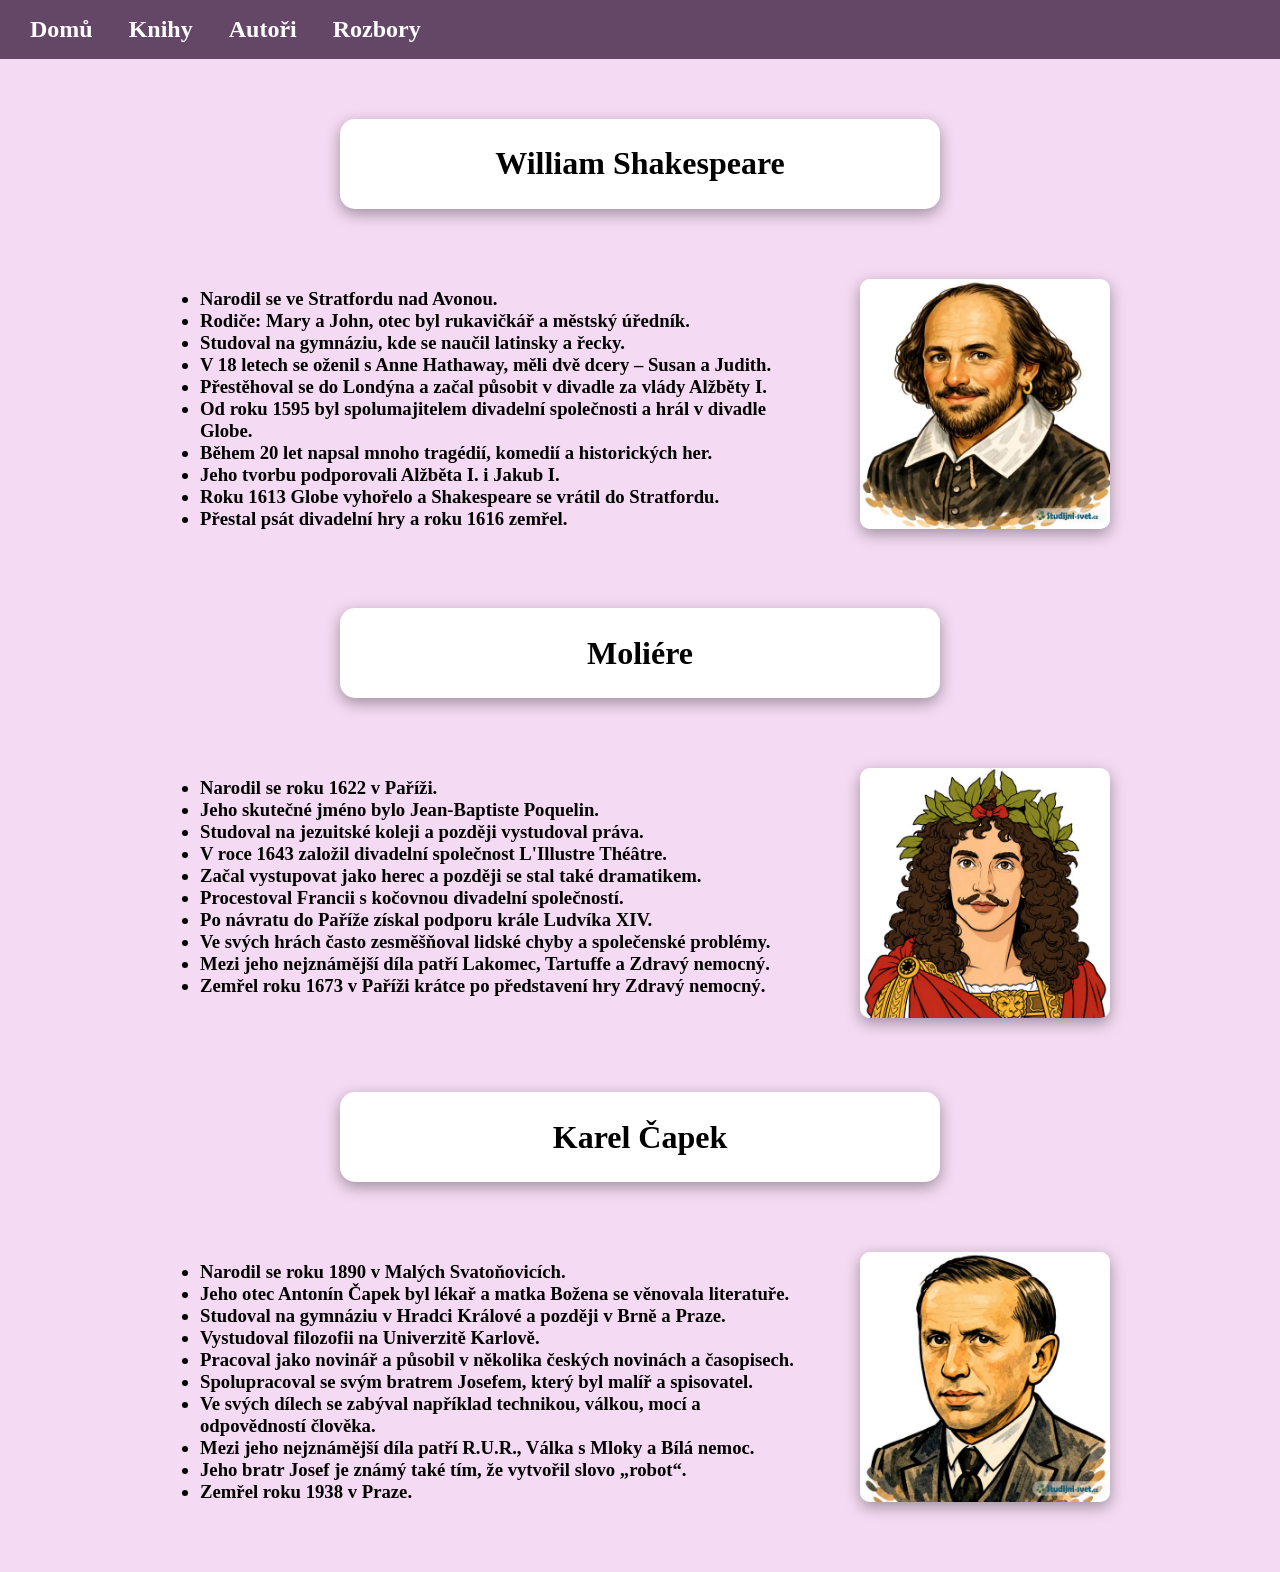
<file: autori.html>
<!DOCTYPE html>
<html lang="cs">
<head>
    <meta charset="UTF-8">
    <meta name="viewport" content="width=device-width, initial-scale=1">
    <title>Maturitni knihy</title>
    <link rel="stylesheet" href="style.css">  
    <link rel="stylesheet" href="menu.css">
    
</head>
<body>
    <header>  <nav id="navbar">
      <ul>
        <li><a href="index.html">Domů</a></li>
        <li><a href="knihy.html">Knihy</a></li>
        <li><a href="autori.html">Autoři</a></li>
        <li><a href="rozbory.html">Rozbory</a></li>
      </ul>
    </nav>
  </header>

<div class="container">
<h1>William Shakespeare</h1>
</div>

<div class="autor-info">

    <div class="autor-text">
        <h3>
            <ul>
                <li>Narodil se ve Stratfordu nad Avonou.</li>
                <li>Rodiče: Mary a John, otec byl rukavičkář a městský úředník.</li>
                <li>Studoval na gymnáziu, kde se naučil latinsky a řecky.</li>
                <li>V 18 letech se oženil s Anne Hathaway, měli dvě dcery – Susan a Judith.</li>
                <li>Přestěhoval se do Londýna a začal působit v divadle za vlády Alžběty I.</li>
                <li>Od roku 1595 byl spolumajitelem divadelní společnosti a hrál v divadle Globe.</li>
                <li>Během 20 let napsal mnoho tragédií, komedií a historických her.</li>
                <li>Jeho tvorbu podporovali Alžběta I. i Jakub I.</li>
                <li>Roku 1613 Globe vyhořelo a Shakespeare se vrátil do Stratfordu.</li>
                <li>Přestal psát divadelní hry a roku 1616 zemřel.</li>
            </ul>
        </h3>
    </div>

<div class="autor-fotka">
     <img src="obrazky.autori/shakespeare.jpg" alt="William Shakespeare">
</div>

</div>

<div class="container">
<h1>Moliére</h1>
</div>

<div class="autor-info">

    <div class="autor-text">
        <h3>
            <ul>
                <li>Narodil se roku 1622 v Paříži.</li>
                <li>Jeho skutečné jméno bylo Jean-Baptiste Poquelin.</li>
                <li>Studoval na jezuitské koleji a později vystudoval práva.</li>
                <li>V roce 1643 založil divadelní společnost L'Illustre Théâtre.</li>
                <li>Začal vystupovat jako herec a později se stal také dramatikem.</li>
                <li>Procestoval Francii s kočovnou divadelní společností.</li>
                <li>Po návratu do Paříže získal podporu krále Ludvíka XIV.</li>
                <li>Ve svých hrách často zesměšňoval lidské chyby a společenské problémy.</li>
                <li>Mezi jeho nejznámější díla patří Lakomec, Tartuffe a Zdravý nemocný.</li>
                <li>Zemřel roku 1673 v Paříži krátce po představení hry Zdravý nemocný.</li>
            </ul>
        </h3>
    </div>

    <div class="autor-fotka">
        <img src="obrazky.autori/moliere.jpg" alt="Molière">
    </div>

</div>


<div class="container">
<h1>Karel Čapek</h1>
</div>

<div class="autor-info">

    <div class="autor-text">
        <h3>
            <ul>
                <li>Narodil se roku 1890 v Malých Svatoňovicích.</li>
                <li>Jeho otec Antonín Čapek byl lékař a matka Božena se věnovala literatuře.</li>
                <li>Studoval na gymnáziu v Hradci Králové a později v Brně a Praze.</li>
                <li>Vystudoval filozofii na Univerzitě Karlově.</li>
                <li>Pracoval jako novinář a působil v několika českých novinách a časopisech.</li>
                <li>Spolupracoval se svým bratrem Josefem, který byl malíř a spisovatel.</li>
                <li>Ve svých dílech se zabýval například technikou, válkou, mocí a odpovědností člověka.</li>
                <li>Mezi jeho nejznámější díla patří R.U.R., Válka s Mloky a Bílá nemoc.</li>
                <li>Jeho bratr Josef je známý také tím, že vytvořil slovo „robot“.</li>
                <li>Zemřel roku 1938 v Praze.</li>
            </ul>
        </h3>
    </div>

    <div class="autor-fotka">
        <img src="obrazky.autori/capek.jpg" alt="Karel Čapek">
    </div>

</div>

</body>
</file>
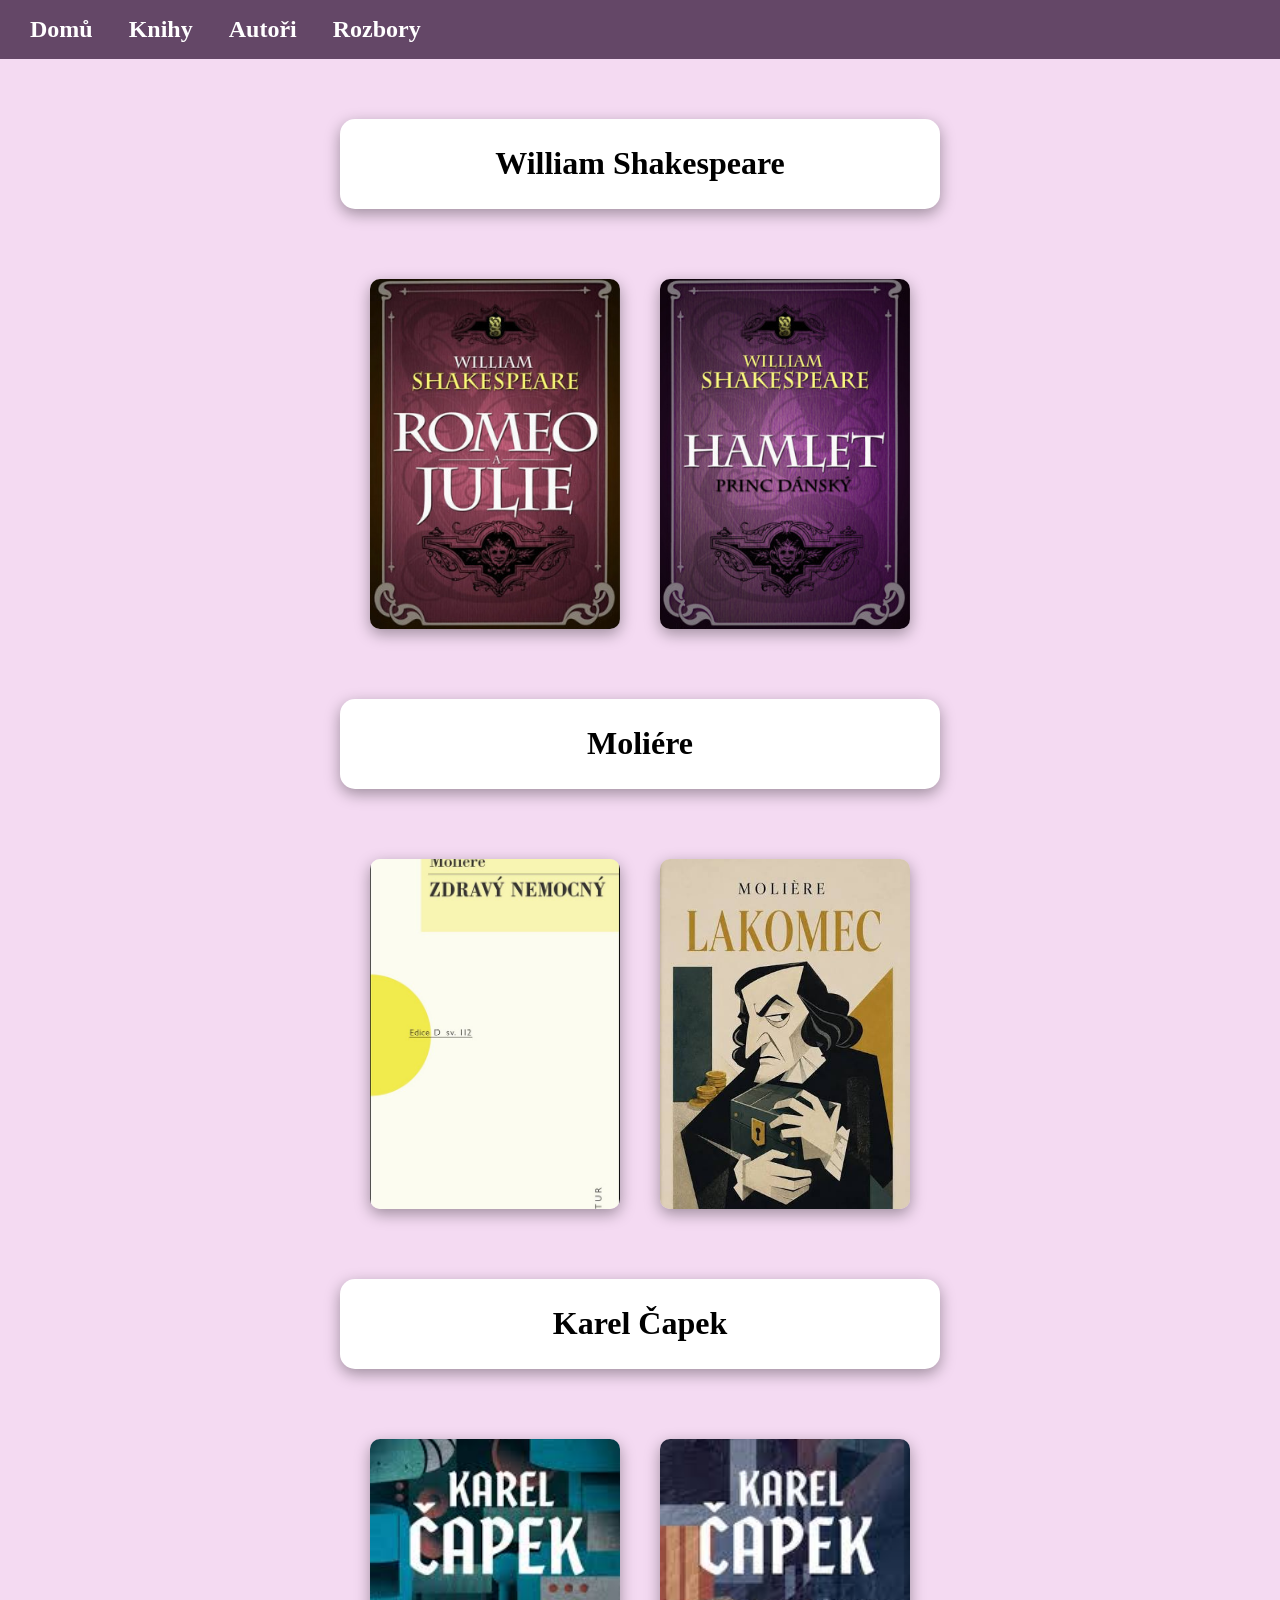
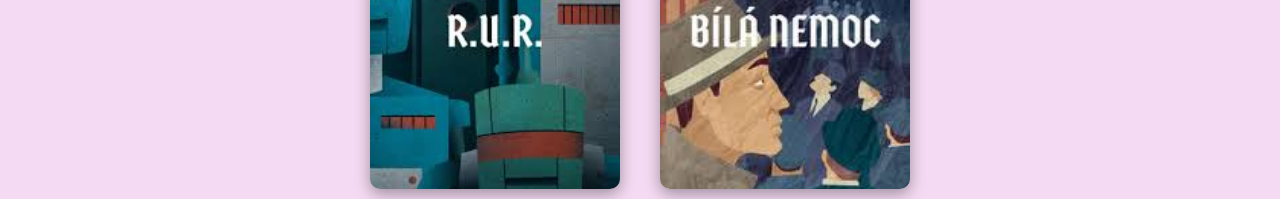
<file: knihy.html>
<!DOCTYPE html>
<html lang="cs">
<head>
    <meta charset="UTF-8">
    <meta name="viewport" content="width=device-width, initial-scale=1">
    <title>Maturitni knihy</title>
    <link rel="stylesheet" href="style.css">  
    <link rel="stylesheet" href="menu.css">
    
</head>
<body>
    <header>  <nav id="navbar">
      <ul>
        <li><a href="index.html">Domů</a></li>
        <li><a href="knihy.html">Knihy</a></li>
        <li><a href="autori.html">Autoři</a></li>
        <li><a href="rozbory.html">Rozbory</a></li>
      </ul>
    </nav>
  </header>

<div class="container">
<h1>William Shakespeare</h1>
</div>

<div class="fotky">
    <img src="obrázky.knihy/romeo_a_julie.jpg" alt="ROMEO A JULIE">
    <img src="obrázky.knihy/hamlet.jpg" alt="HAMLET">
</div>

<div class="container">
<h1>Moliére</h1>
</div>
   
<div class="fotky">
    <img src="obrázky.knihy/zdravy_nemocny.jpg" alt="ZDRAVÝ NEMOCNÝ">
    <img src="obrázky.knihy/lakomec.jpg" alt="LAKOMEC">
</div>

<div class="container">
<h1>Karel Čapek</h1>
</div>
   
<div class="fotky">
    <img src="obrázky.knihy/r.u.r..jpg" alt="ROMEO A JULIE">
    <img src="obrázky.knihy/bila.nemoc.jpg" alt="HAMLET">
</div>
</body>
</file>
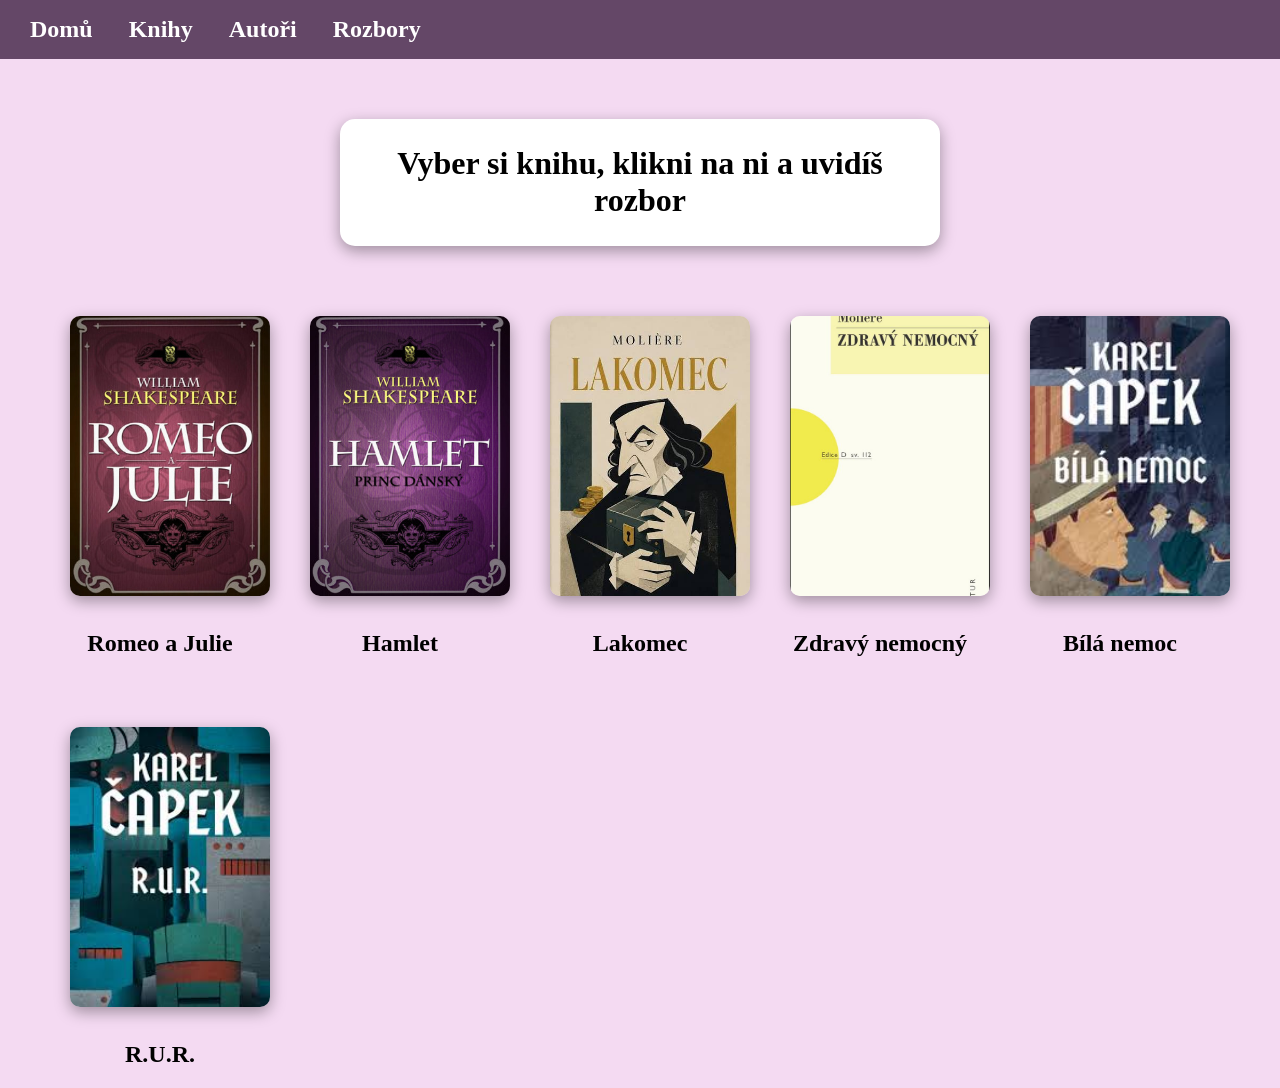
<file: rozbory.html>
<!DOCTYPE html>
<html lang="cs">
<head>
    <meta charset="UTF-8">
    <meta name="viewport" content="width=device-width, initial-scale=1">
    <title>Maturitni knihy</title>
    <link rel="stylesheet" href="style.css">  
    <link rel="stylesheet" href="menu.css">
    
</head>
<body>
    <header>  <nav id="navbar">
      <ul>
        <li><a href="index.html">Domů</a></li>
        <li><a href="knihy.html">Knihy</a></li>
        <li><a href="autori.html">Autoři</a></li>
        <li><a href="rozbory.html">Rozbory</a></li>
      </ul>
    </nav>
  </header>

 <div class="container">
<h1>Vyber si knihu, klikni na ni a uvidíš rozbor</h1>
</div>
  
<div class="rozbory">

    <a href="rozbory/romeo_a_julie.html">
        <img src="obrázky.knihy/romeo_a_julie.jpg" alt="Romeo a Julie">
        <h2>Romeo a Julie</h2>
    </a>

    <a href="rozbory/hamlet.html">
        <img src="obrázky.knihy/hamlet.jpg" alt="Hamlet">
        <h2>Hamlet</h2>
    </a>

    <a href="rozbory/lakomec.html">
        <img src="obrázky.knihy/lakomec.jpg" alt="Lakomec">
        <h2>Lakomec</h2>
    </a>

    <a href="rozbory/zdravy_nemocny.html">
        <img src="obrázky.knihy/zdravy_nemocny.jpg" alt="Zdravý nemocný">
        <h2>Zdravý nemocný</h2>
    </a>

    <a href="rozbory/bila_nemoc.html">
        <img src="obrázky.knihy/bila.nemoc.jpg" alt="Bílá nemoc">
        <h2>Bílá nemoc</h2>
    </a>

    <a href="rozbory/rur.html">
        <img src="obrázky.knihy/r.u.r..jpg" alt="R.U.R.">
        <h2>R.U.R.</h2>
    </a>

</div>
</body>
</file>
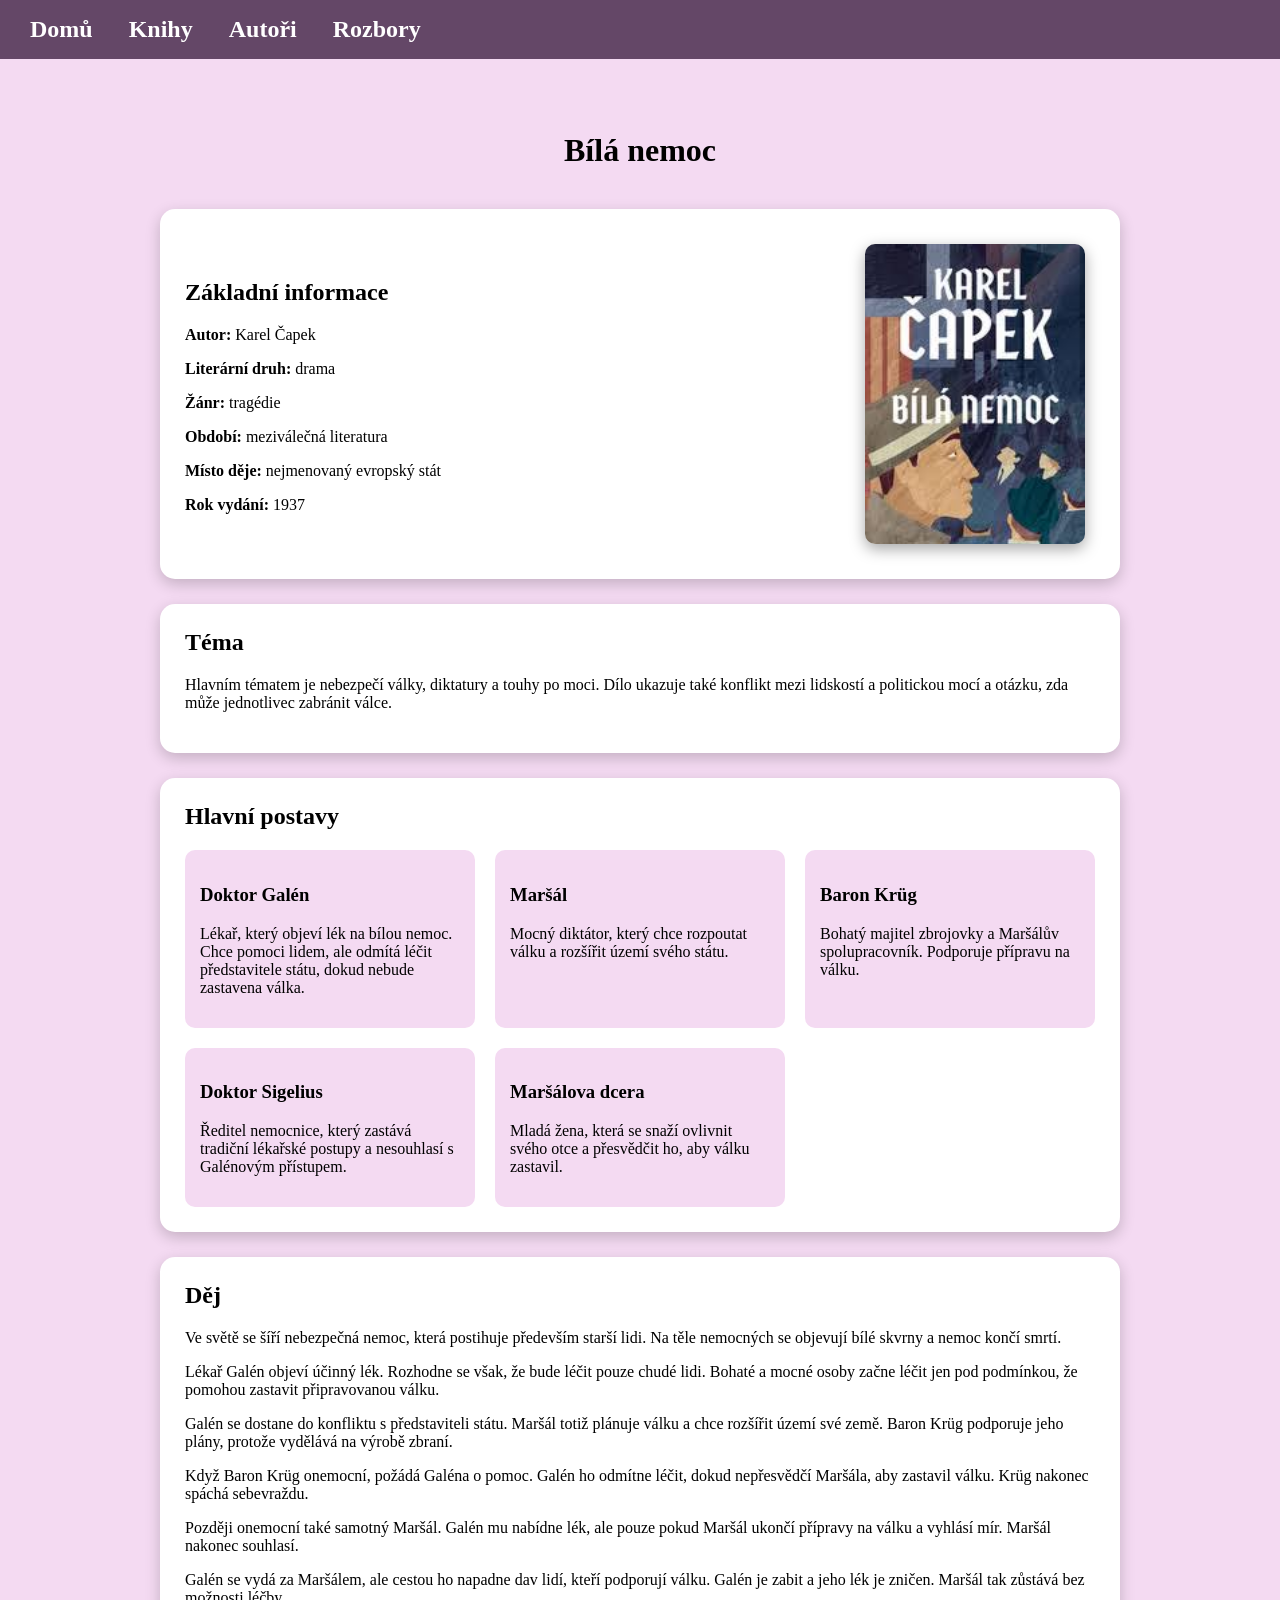
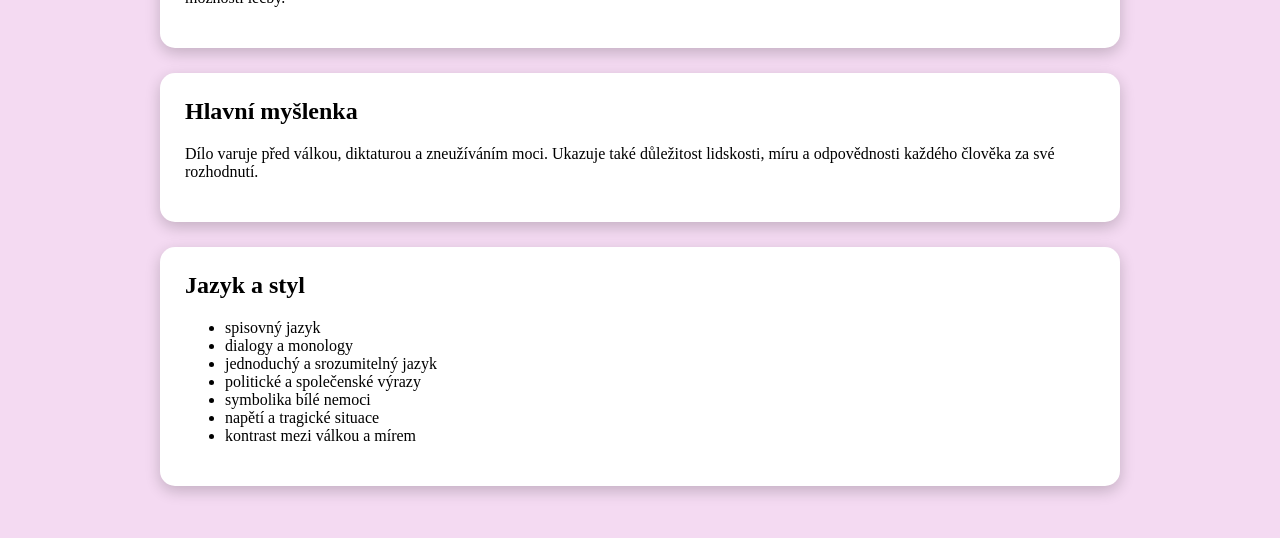
<file: rozbory/bila_nemoc.html>
<!DOCTYPE html>
<html lang="cs">

<head>
    <meta charset="UTF-8">
    <meta name="viewport" content="width=device-width, initial-scale=1">
    <title>Bílá nemoc</title>

    <link rel="stylesheet" href="../style.css">
    <link rel="stylesheet" href="../menu.css">
</head>

<body>

<header>
    <nav id="navbar">
        <ul>
            <li><a href="../index.html">Domů</a></li>
            <li><a href="../knihy.html">Knihy</a></li>
            <li><a href="../autori.html">Autoři</a></li>
            <li><a href="../rozbory.html">Rozbory</a></li>
        </ul>
    </nav>
</header>

<div class="rozbor">

    <h1>Bílá nemoc</h1>

    <div class="info">

        <div>
            <h2>Základní informace</h2>
            <p><b>Autor:</b> Karel Čapek</p>
            <p><b>Literární druh:</b> drama</p>
            <p><b>Žánr:</b> tragédie</p>
            <p><b>Období:</b> meziválečná literatura</p>
            <p><b>Místo děje:</b> nejmenovaný evropský stát</p>
            <p><b>Rok vydání:</b> 1937</p>
        </div>

        <img src="../obrázky.knihy/bila.nemoc.jpg" alt="Bílá nemoc">

    </div>

    <div class="box">

        <h2>Téma</h2>

        <p>
            Hlavním tématem je nebezpečí války, diktatury a touhy po moci.
            Dílo ukazuje také konflikt mezi lidskostí a politickou mocí
            a otázku, zda může jednotlivec zabránit válce.
        </p>

    </div>

    <div class="box">

        <h2>Hlavní postavy</h2>

        <div class="postavy">

            <div>
                <h3>Doktor Galén</h3>
                <p>
                    Lékař, který objeví lék na bílou nemoc. Chce pomoci lidem,
                    ale odmítá léčit představitele státu, dokud nebude zastavena válka.
                </p>
            </div>

            <div>
                <h3>Maršál</h3>
                <p>
                    Mocný diktátor, který chce rozpoutat válku a rozšířit
                    území svého státu.
                </p>
            </div>

            <div>
                <h3>Baron Krüg</h3>
                <p>
                    Bohatý majitel zbrojovky a Maršálův spolupracovník.
                    Podporuje přípravu na válku.
                </p>
            </div>

            <div>
                <h3>Doktor Sigelius</h3>
                <p>
                    Ředitel nemocnice, který zastává tradiční lékařské postupy
                    a nesouhlasí s Galénovým přístupem.
                </p>
            </div>

            <div>
                <h3>Maršálova dcera</h3>
                <p>
                    Mladá žena, která se snaží ovlivnit svého otce
                    a přesvědčit ho, aby válku zastavil.
                </p>
            </div>

        </div>

    </div>

    <div class="box">

        <h2>Děj</h2>

        <p>
            Ve světě se šíří nebezpečná nemoc, která postihuje především
            starší lidi. Na těle nemocných se objevují bílé skvrny
            a nemoc končí smrtí.
        </p>

        <p>
            Lékař Galén objeví účinný lék. Rozhodne se však, že bude léčit
            pouze chudé lidi. Bohaté a mocné osoby začne léčit jen pod
            podmínkou, že pomohou zastavit připravovanou válku.
        </p>

        <p>
            Galén se dostane do konfliktu s představiteli státu.
            Maršál totiž plánuje válku a chce rozšířit území své země.
            Baron Krüg podporuje jeho plány, protože vydělává na výrobě zbraní.
        </p>

        <p>
            Když Baron Krüg onemocní, požádá Galéna o pomoc. Galén ho
            odmítne léčit, dokud nepřesvědčí Maršála, aby zastavil válku.
            Krüg nakonec spáchá sebevraždu.
        </p>

        <p>
            Později onemocní také samotný Maršál. Galén mu nabídne lék,
            ale pouze pokud Maršál ukončí přípravy na válku a vyhlásí mír.
            Maršál nakonec souhlasí.
        </p>

        <p>
            Galén se vydá za Maršálem, ale cestou ho napadne dav lidí,
            kteří podporují válku. Galén je zabit a jeho lék je zničen.
            Maršál tak zůstává bez možnosti léčby.
        </p>

    </div>

    <div class="box">

        <h2>Hlavní myšlenka</h2>

        <p>
            Dílo varuje před válkou, diktaturou a zneužíváním moci.
            Ukazuje také důležitost lidskosti, míru a odpovědnosti
            každého člověka za své rozhodnutí.
        </p>

    </div>

    <div class="box">

        <h2>Jazyk a styl</h2>

        <ul>
            <li>spisovný jazyk</li>
            <li>dialogy a monology</li>
            <li>jednoduchý a srozumitelný jazyk</li>
            <li>politické a společenské výrazy</li>
            <li>symbolika bílé nemoci</li>
            <li>napětí a tragické situace</li>
            <li>kontrast mezi válkou a mírem</li>
        </ul>

    </div>

</div>

</body>
</html>
</file>
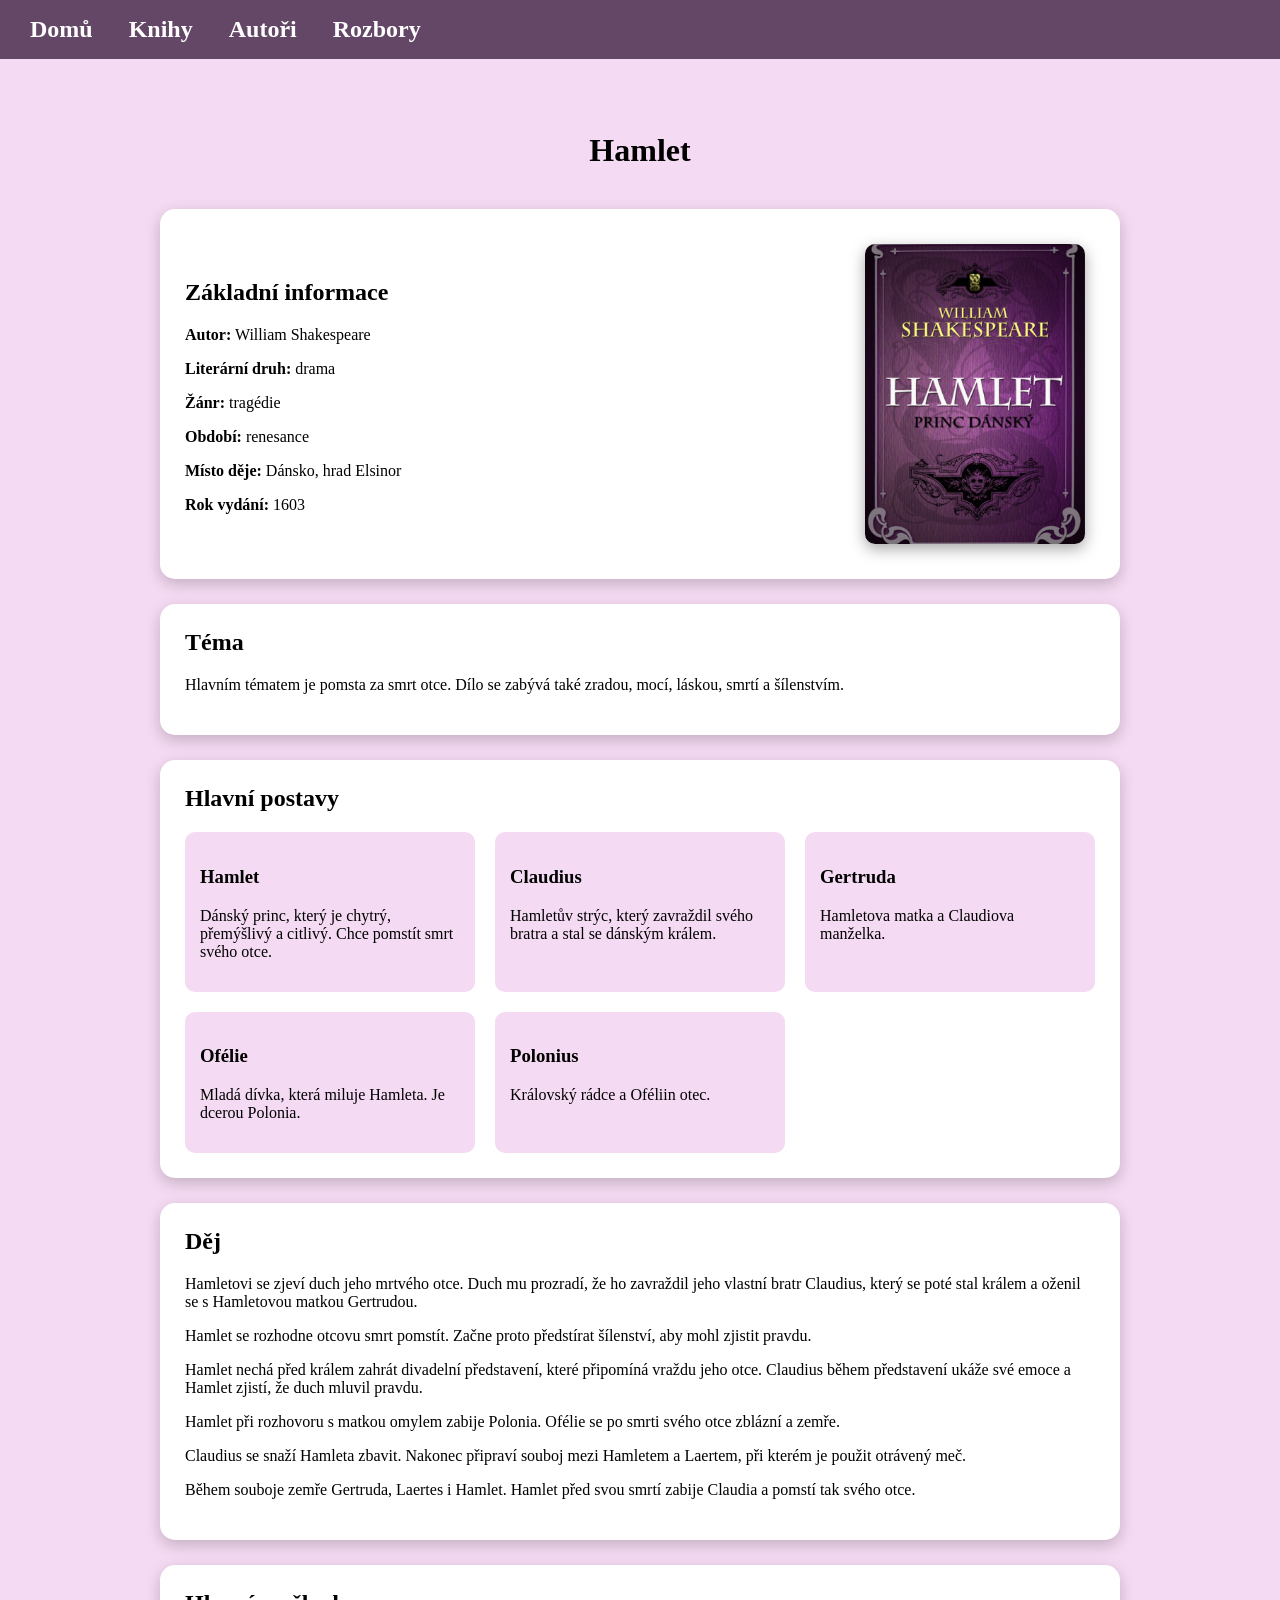
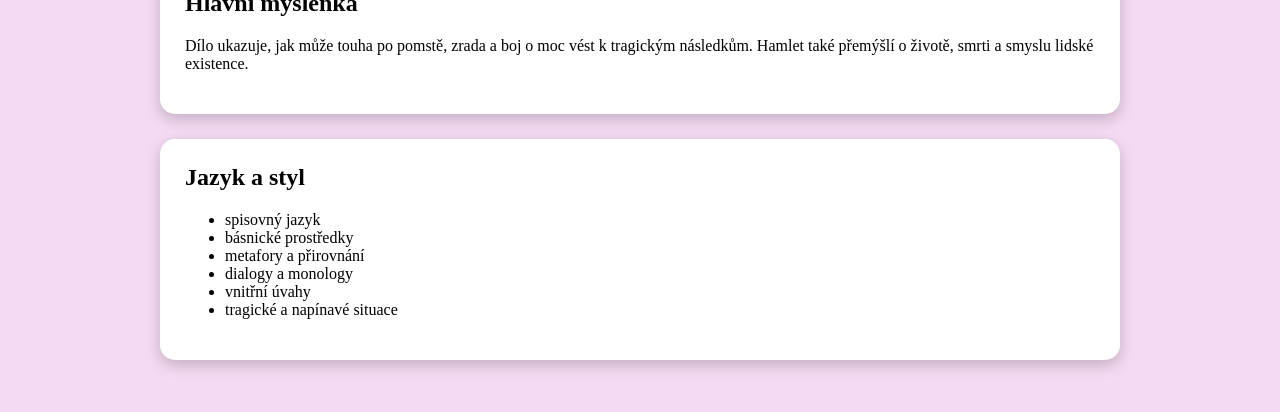
<file: rozbory/hamlet.html>
<!DOCTYPE html>
<html lang="cs">

<head>
    <meta charset="UTF-8">
    <meta name="viewport" content="width=device-width, initial-scale=1">
    <title>Hamlet</title>

    <link rel="stylesheet" href="../style.css">
    <link rel="stylesheet" href="../menu.css">
</head>

<body>

<header>
    <nav id="navbar">
        <ul>
            <li><a href="../index.html">Domů</a></li>
            <li><a href="../knihy.html">Knihy</a></li>
            <li><a href="../autori.html">Autoři</a></li>
            <li><a href="../rozbory.html">Rozbory</a></li>
        </ul>
    </nav>
</header>

<div class="rozbor">

    <h1>Hamlet</h1>

    <div class="info">

        <div>
            <h2>Základní informace</h2>
            <p><b>Autor:</b> William Shakespeare</p>
            <p><b>Literární druh:</b> drama</p>
            <p><b>Žánr:</b> tragédie</p>
            <p><b>Období:</b> renesance</p>
            <p><b>Místo děje:</b> Dánsko, hrad Elsinor</p>
            <p><b>Rok vydání:</b> 1603</p>
        </div>

        <img src="../obrázky.knihy/hamlet.jpg" alt="Hamlet">

    </div>

    <div class="box">

        <h2>Téma</h2>

        <p>
            Hlavním tématem je pomsta za smrt otce. Dílo se zabývá také
            zradou, mocí, láskou, smrtí a šílenstvím.
        </p>

    </div>

    <div class="box">

        <h2>Hlavní postavy</h2>

        <div class="postavy">

            <div>
                <h3>Hamlet</h3>
                <p>
                    Dánský princ, který je chytrý, přemýšlivý a citlivý.
                    Chce pomstít smrt svého otce.
                </p>
            </div>

            <div>
                <h3>Claudius</h3>
                <p>
                    Hamletův strýc, který zavraždil svého bratra
                    a stal se dánským králem.
                </p>
            </div>

            <div>
                <h3>Gertruda</h3>
                <p>
                    Hamletova matka a Claudiova manželka.
                </p>
            </div>

            <div>
                <h3>Ofélie</h3>
                <p>
                    Mladá dívka, která miluje Hamleta.
                    Je dcerou Polonia.
                </p>
            </div>

            <div>
                <h3>Polonius</h3>
                <p>
                    Královský rádce a Oféliin otec.
                </p>
            </div>

        </div>

    </div>

    <div class="box">

        <h2>Děj</h2>

        <p>
            Hamletovi se zjeví duch jeho mrtvého otce. Duch mu prozradí,
            že ho zavraždil jeho vlastní bratr Claudius, který se poté
            stal králem a oženil se s Hamletovou matkou Gertrudou.
        </p>

        <p>
            Hamlet se rozhodne otcovu smrt pomstít. Začne proto
            předstírat šílenství, aby mohl zjistit pravdu.
        </p>

        <p>
            Hamlet nechá před králem zahrát divadelní představení,
            které připomíná vraždu jeho otce. Claudius během představení
            ukáže své emoce a Hamlet zjistí, že duch mluvil pravdu.
        </p>

        <p>
            Hamlet při rozhovoru s matkou omylem zabije Polonia.
            Ofélie se po smrti svého otce zblázní a zemře.
        </p>

        <p>
            Claudius se snaží Hamleta zbavit. Nakonec připraví souboj
            mezi Hamletem a Laertem, při kterém je použit otrávený meč.
        </p>

        <p>
            Během souboje zemře Gertruda, Laertes i Hamlet.
            Hamlet před svou smrtí zabije Claudia a pomstí tak svého otce.
        </p>

    </div>

    <div class="box">

        <h2>Hlavní myšlenka</h2>

        <p>
            Dílo ukazuje, jak může touha po pomstě, zrada a boj o moc
            vést k tragickým následkům. Hamlet také přemýšlí o životě,
            smrti a smyslu lidské existence.
        </p>

    </div>

    <div class="box">

        <h2>Jazyk a styl</h2>

        <ul>
            <li>spisovný jazyk</li>
            <li>básnické prostředky</li>
            <li>metafory a přirovnání</li>
            <li>dialogy a monology</li>
            <li>vnitřní úvahy</li>
            <li>tragické a napínavé situace</li>
        </ul>

    </div>

</div>

</body>
</html>
</file>
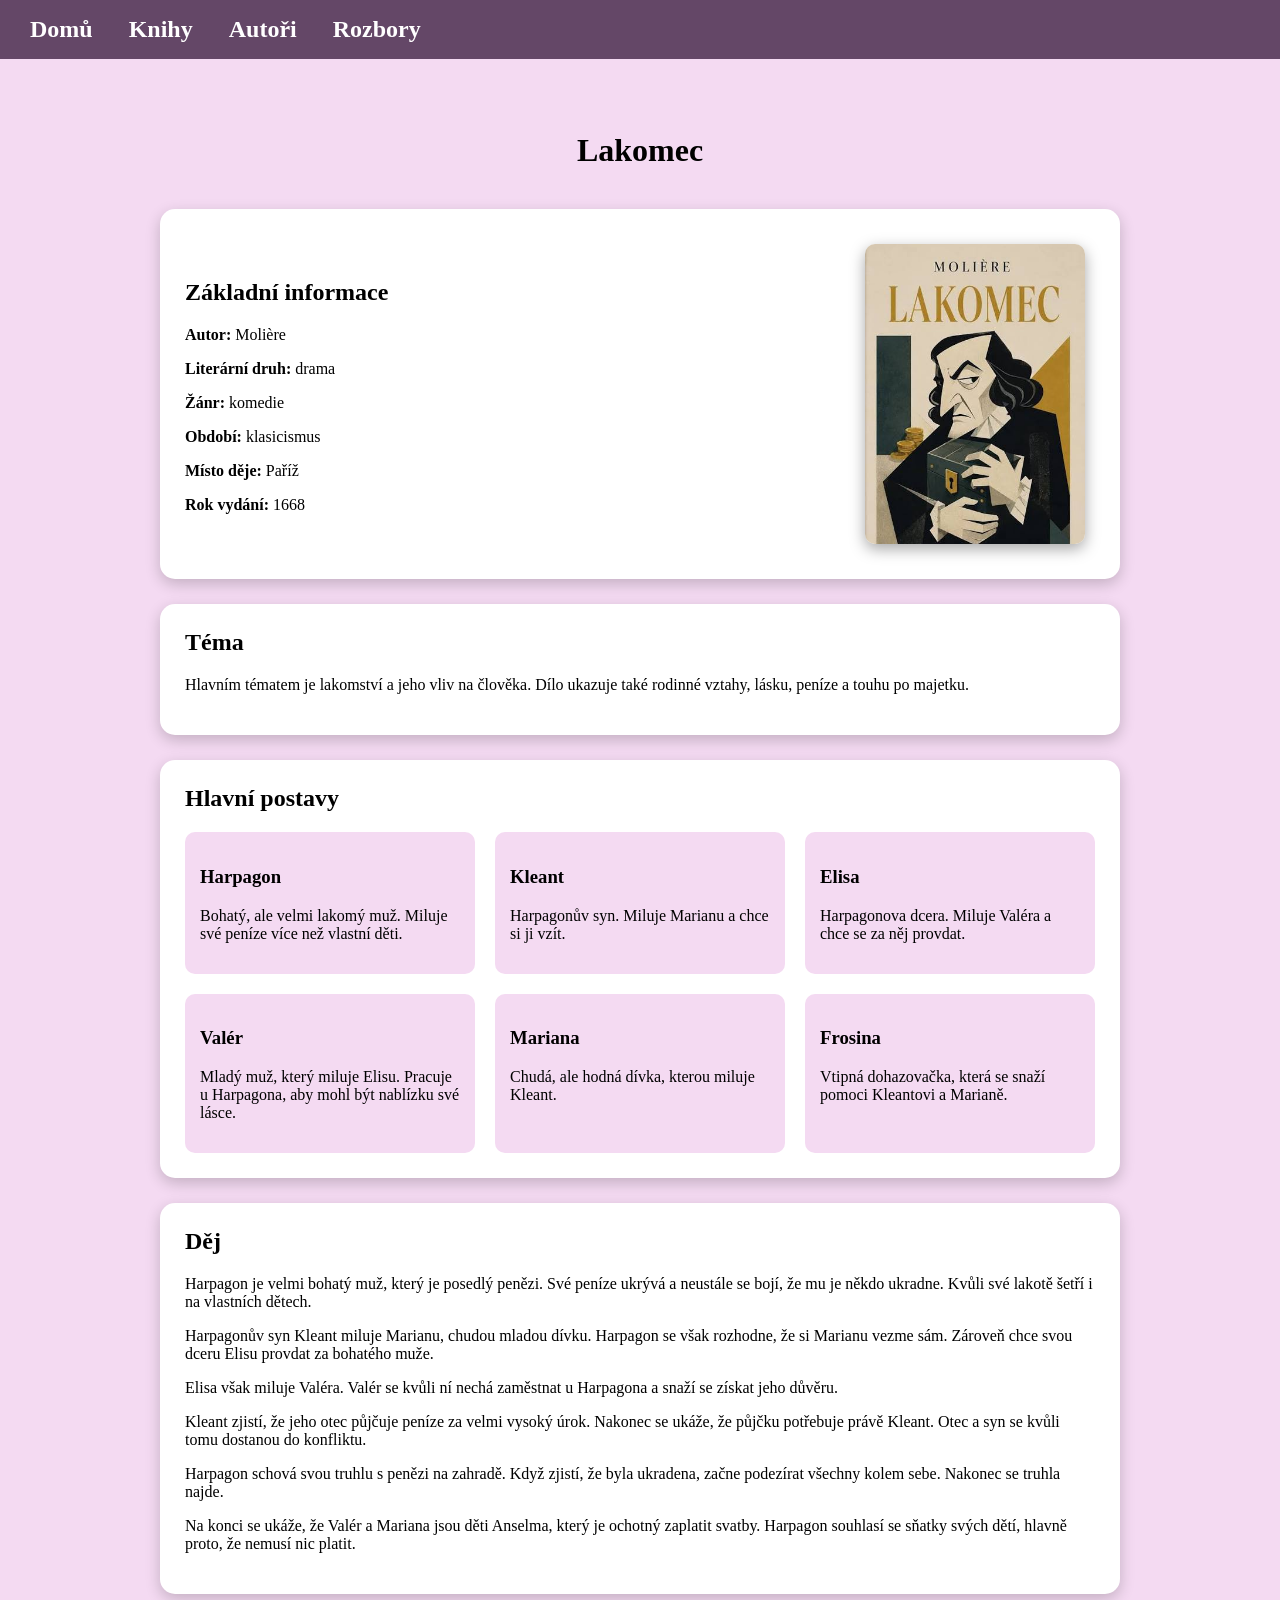
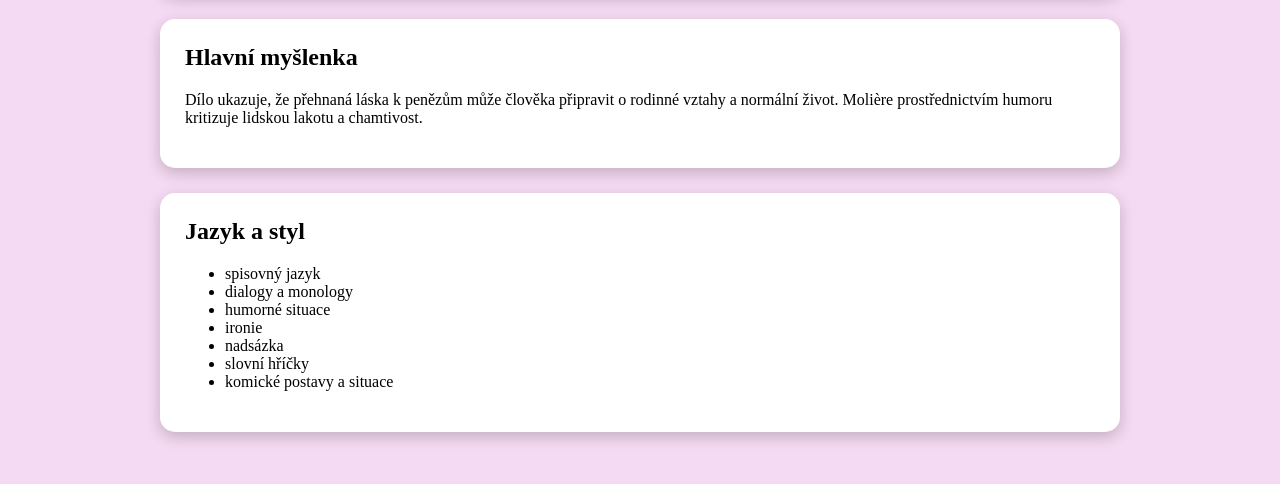
<file: rozbory/lakomec.html>
<!DOCTYPE html>
<html lang="cs">

<head>
    <meta charset="UTF-8">
    <meta name="viewport" content="width=device-width, initial-scale=1">
    <title>Lakomec</title>

    <link rel="stylesheet" href="../style.css">
    <link rel="stylesheet" href="../menu.css">
</head>

<body>

<header>
    <nav id="navbar">
        <ul>
            <li><a href="../index.html">Domů</a></li>
            <li><a href="../knihy.html">Knihy</a></li>
            <li><a href="../autori.html">Autoři</a></li>
            <li><a href="../rozbory.html">Rozbory</a></li>
        </ul>
    </nav>
</header>

<div class="rozbor">

    <h1>Lakomec</h1>

    <div class="info">

        <div>
            <h2>Základní informace</h2>
            <p><b>Autor:</b> Molière</p>
            <p><b>Literární druh:</b> drama</p>
            <p><b>Žánr:</b> komedie</p>
            <p><b>Období:</b> klasicismus</p>
            <p><b>Místo děje:</b> Paříž</p>
            <p><b>Rok vydání:</b> 1668</p>
        </div>

        <img src="../obrázky.knihy/lakomec.jpg" alt="Lakomec">

    </div>

    <div class="box">

        <h2>Téma</h2>

        <p>
            Hlavním tématem je lakomství a jeho vliv na člověka.
            Dílo ukazuje také rodinné vztahy, lásku, peníze a touhu
            po majetku.
        </p>

    </div>

    <div class="box">

        <h2>Hlavní postavy</h2>

        <div class="postavy">

            <div>
                <h3>Harpagon</h3>
                <p>
                    Bohatý, ale velmi lakomý muž. Miluje své peníze
                    více než vlastní děti.
                </p>
            </div>

            <div>
                <h3>Kleant</h3>
                <p>
                    Harpagonův syn. Miluje Marianu a chce si ji vzít.
                </p>
            </div>

            <div>
                <h3>Elisa</h3>
                <p>
                    Harpagonova dcera. Miluje Valéra a chce se za něj provdat.
                </p>
            </div>

            <div>
                <h3>Valér</h3>
                <p>
                    Mladý muž, který miluje Elisu. Pracuje u Harpagona,
                    aby mohl být nablízku své lásce.
                </p>
            </div>

            <div>
                <h3>Mariana</h3>
                <p>
                    Chudá, ale hodná dívka, kterou miluje Kleant.
                </p>
            </div>

            <div>
                <h3>Frosina</h3>
                <p>
                    Vtipná dohazovačka, která se snaží pomoci
                    Kleantovi a Marianě.
                </p>
            </div>

        </div>

    </div>

    <div class="box">

        <h2>Děj</h2>

        <p>
            Harpagon je velmi bohatý muž, který je posedlý penězi.
            Své peníze ukrývá a neustále se bojí, že mu je někdo ukradne.
            Kvůli své lakotě šetří i na vlastních dětech.
        </p>

        <p>
            Harpagonův syn Kleant miluje Marianu, chudou mladou dívku.
            Harpagon se však rozhodne, že si Marianu vezme sám.
            Zároveň chce svou dceru Elisu provdat za bohatého muže.
        </p>

        <p>
            Elisa však miluje Valéra. Valér se kvůli ní nechá zaměstnat
            u Harpagona a snaží se získat jeho důvěru.
        </p>

        <p>
            Kleant zjistí, že jeho otec půjčuje peníze za velmi vysoký úrok.
            Nakonec se ukáže, že půjčku potřebuje právě Kleant.
            Otec a syn se kvůli tomu dostanou do konfliktu.
        </p>

        <p>
            Harpagon schová svou truhlu s penězi na zahradě.
            Když zjistí, že byla ukradena, začne podezírat všechny kolem sebe.
            Nakonec se truhla najde.
        </p>

        <p>
            Na konci se ukáže, že Valér a Mariana jsou děti Anselma,
            který je ochotný zaplatit svatby. Harpagon souhlasí se sňatky
            svých dětí, hlavně proto, že nemusí nic platit.
        </p>

    </div>

    <div class="box">

        <h2>Hlavní myšlenka</h2>

        <p>
            Dílo ukazuje, že přehnaná láska k penězům může člověka
            připravit o rodinné vztahy a normální život. Molière
            prostřednictvím humoru kritizuje lidskou lakotu a chamtivost.
        </p>

    </div>

    <div class="box">

        <h2>Jazyk a styl</h2>

        <ul>
            <li>spisovný jazyk</li>
            <li>dialogy a monology</li>
            <li>humorné situace</li>
            <li>ironie</li>
            <li>nadsázka</li>
            <li>slovní hříčky</li>
            <li>komické postavy a situace</li>
        </ul>

    </div>

</div>

</body>
</html>
</file>
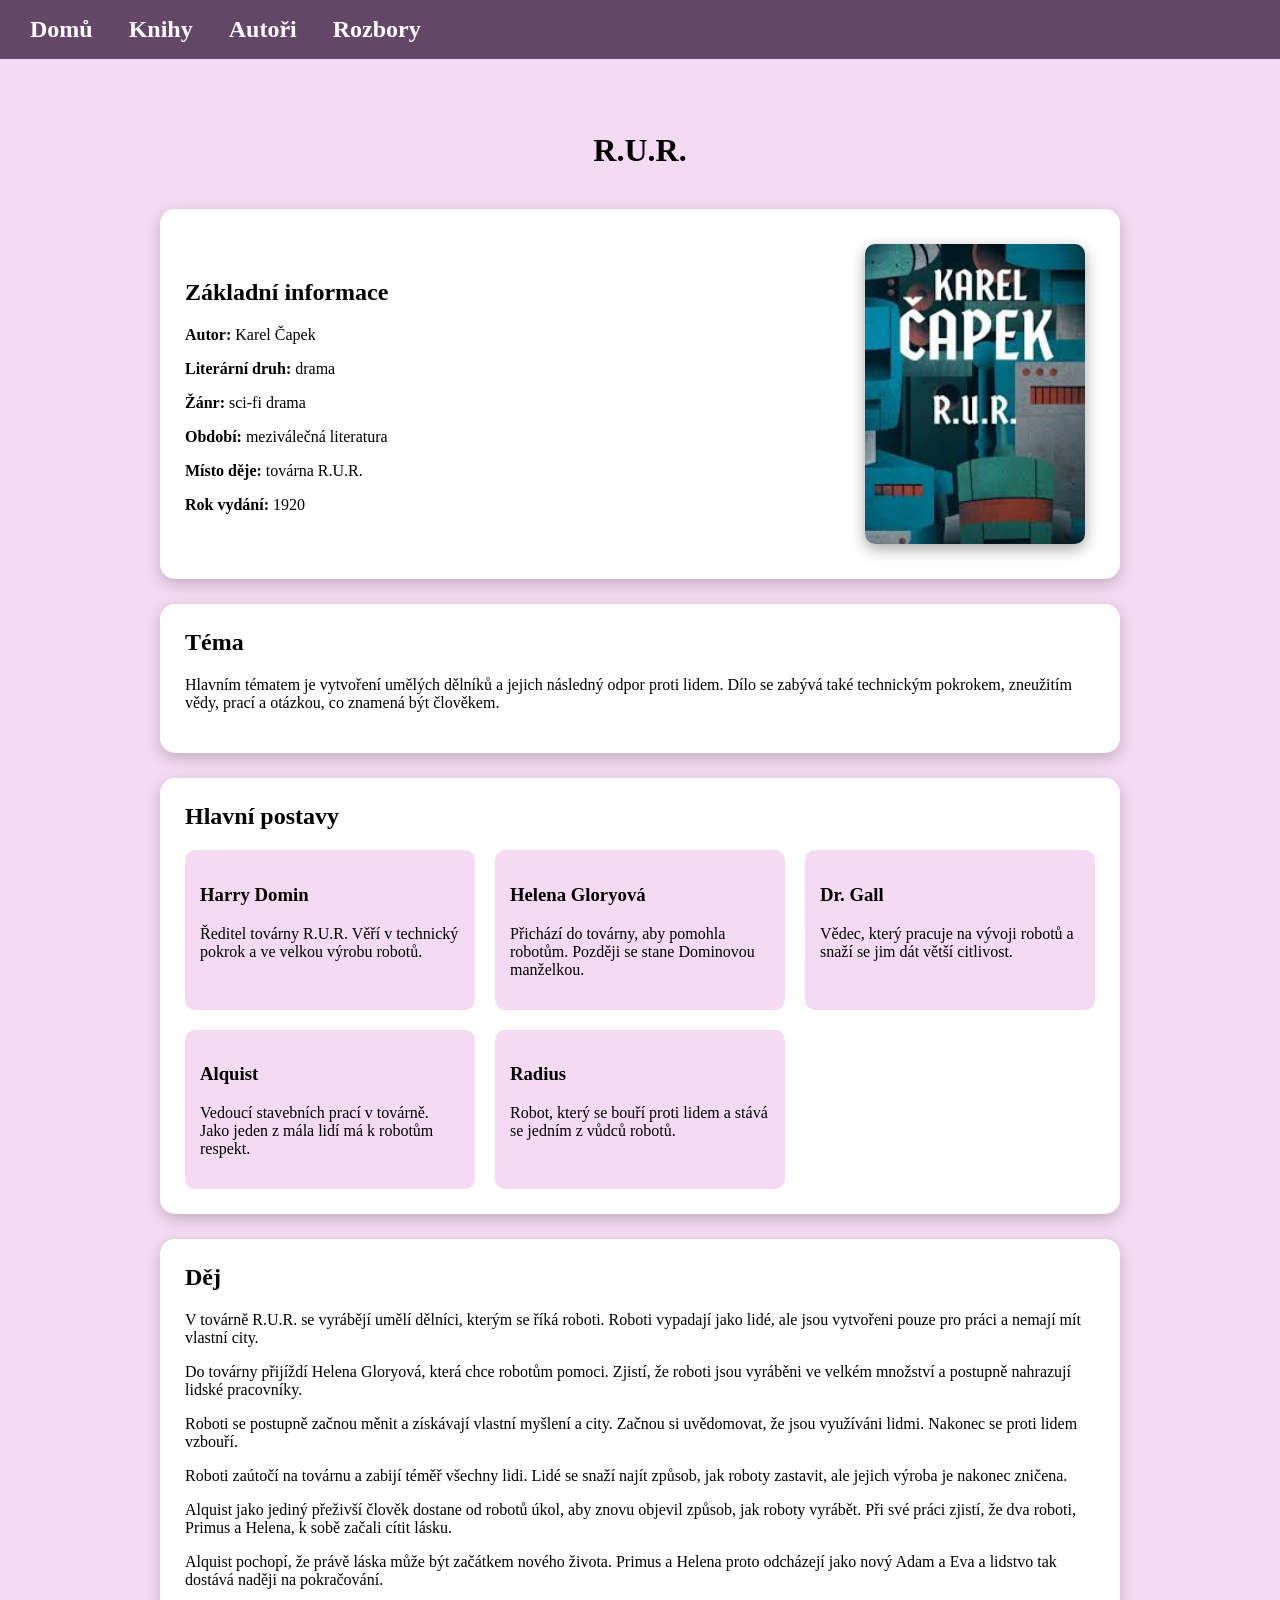
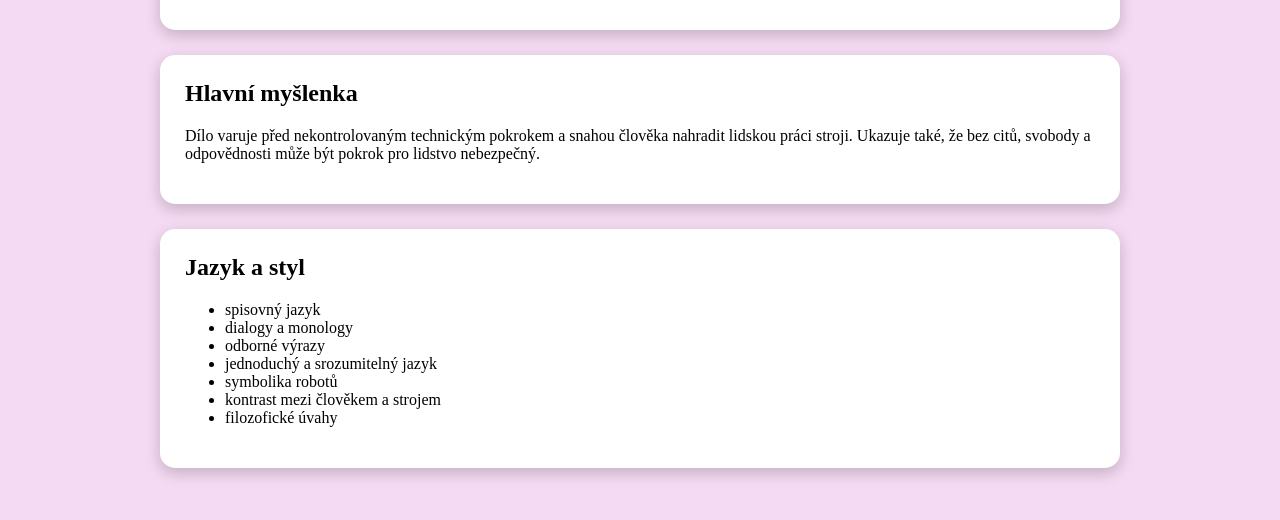
<file: rozbory/r.u.r..html>
<!DOCTYPE html>
<html lang="cs">

<head>
    <meta charset="UTF-8">
    <meta name="viewport" content="width=device-width, initial-scale=1">
    <title>R.U.R.</title>

    <link rel="stylesheet" href="../style.css">
    <link rel="stylesheet" href="../menu.css">
</head>

<body>

<header>
    <nav id="navbar">
        <ul>
            <li><a href="../index.html">Domů</a></li>
            <li><a href="../knihy.html">Knihy</a></li>
            <li><a href="../autori.html">Autoři</a></li>
            <li><a href="../rozbory.html">Rozbory</a></li>
        </ul>
    </nav>
</header>

<div class="rozbor">

    <h1>R.U.R.</h1>

    <div class="info">

        <div>
            <h2>Základní informace</h2>
            <p><b>Autor:</b> Karel Čapek</p>
            <p><b>Literární druh:</b> drama</p>
            <p><b>Žánr:</b> sci-fi drama</p>
            <p><b>Období:</b> meziválečná literatura</p>
            <p><b>Místo děje:</b> továrna R.U.R.</p>
            <p><b>Rok vydání:</b> 1920</p>
        </div>

        <img src="../obrázky.knihy/r.u.r..jpg" alt="R.U.R.">

    </div>

    <div class="box">

        <h2>Téma</h2>

        <p>
            Hlavním tématem je vytvoření umělých dělníků a jejich následný
            odpor proti lidem. Dílo se zabývá také technickým pokrokem,
            zneužitím vědy, prací a otázkou, co znamená být člověkem.
        </p>

    </div>

    <div class="box">

        <h2>Hlavní postavy</h2>

        <div class="postavy">

            <div>
                <h3>Harry Domin</h3>
                <p>
                    Ředitel továrny R.U.R. Věří v technický pokrok
                    a ve velkou výrobu robotů.
                </p>
            </div>

            <div>
                <h3>Helena Gloryová</h3>
                <p>
                    Přichází do továrny, aby pomohla robotům.
                    Později se stane Dominovou manželkou.
                </p>
            </div>

            <div>
                <h3>Dr. Gall</h3>
                <p>
                    Vědec, který pracuje na vývoji robotů
                    a snaží se jim dát větší citlivost.
                </p>
            </div>

            <div>
                <h3>Alquist</h3>
                <p>
                    Vedoucí stavebních prací v továrně.
                    Jako jeden z mála lidí má k robotům respekt.
                </p>
            </div>

            <div>
                <h3>Radius</h3>
                <p>
                    Robot, který se bouří proti lidem a stává se
                    jedním z vůdců robotů.
                </p>
            </div>

        </div>

    </div>

    <div class="box">

        <h2>Děj</h2>

        <p>
            V továrně R.U.R. se vyrábějí umělí dělníci, kterým se říká
            roboti. Roboti vypadají jako lidé, ale jsou vytvořeni pouze
            pro práci a nemají mít vlastní city.
        </p>

        <p>
            Do továrny přijíždí Helena Gloryová, která chce robotům pomoci.
            Zjistí, že roboti jsou vyráběni ve velkém množství a postupně
            nahrazují lidské pracovníky.
        </p>

        <p>
            Roboti se postupně začnou měnit a získávají vlastní myšlení
            a city. Začnou si uvědomovat, že jsou využíváni lidmi.
            Nakonec se proti lidem vzbouří.
        </p>

        <p>
            Roboti zaútočí na továrnu a zabijí téměř všechny lidi.
            Lidé se snaží najít způsob, jak roboty zastavit, ale jejich
            výroba je nakonec zničena.
        </p>

        <p>
            Alquist jako jediný přeživší člověk dostane od robotů úkol,
            aby znovu objevil způsob, jak roboty vyrábět.
            Při své práci zjistí, že dva roboti, Primus a Helena,
            k sobě začali cítit lásku.
        </p>

        <p>
            Alquist pochopí, že právě láska může být začátkem nového
            života. Primus a Helena proto odcházejí jako nový Adam
            a Eva a lidstvo tak dostává naději na pokračování.
        </p>

    </div>

    <div class="box">

        <h2>Hlavní myšlenka</h2>

        <p>
            Dílo varuje před nekontrolovaným technickým pokrokem
            a snahou člověka nahradit lidskou práci stroji.
            Ukazuje také, že bez citů, svobody a odpovědnosti
            může být pokrok pro lidstvo nebezpečný.
        </p>

    </div>

    <div class="box">

        <h2>Jazyk a styl</h2>

        <ul>
            <li>spisovný jazyk</li>
            <li>dialogy a monology</li>
            <li>odborné výrazy</li>
            <li>jednoduchý a srozumitelný jazyk</li>
            <li>symbolika robotů</li>
            <li>kontrast mezi člověkem a strojem</li>
            <li>filozofické úvahy</li>
        </ul>

    </div>

</div>

</body>
</html>
</file>
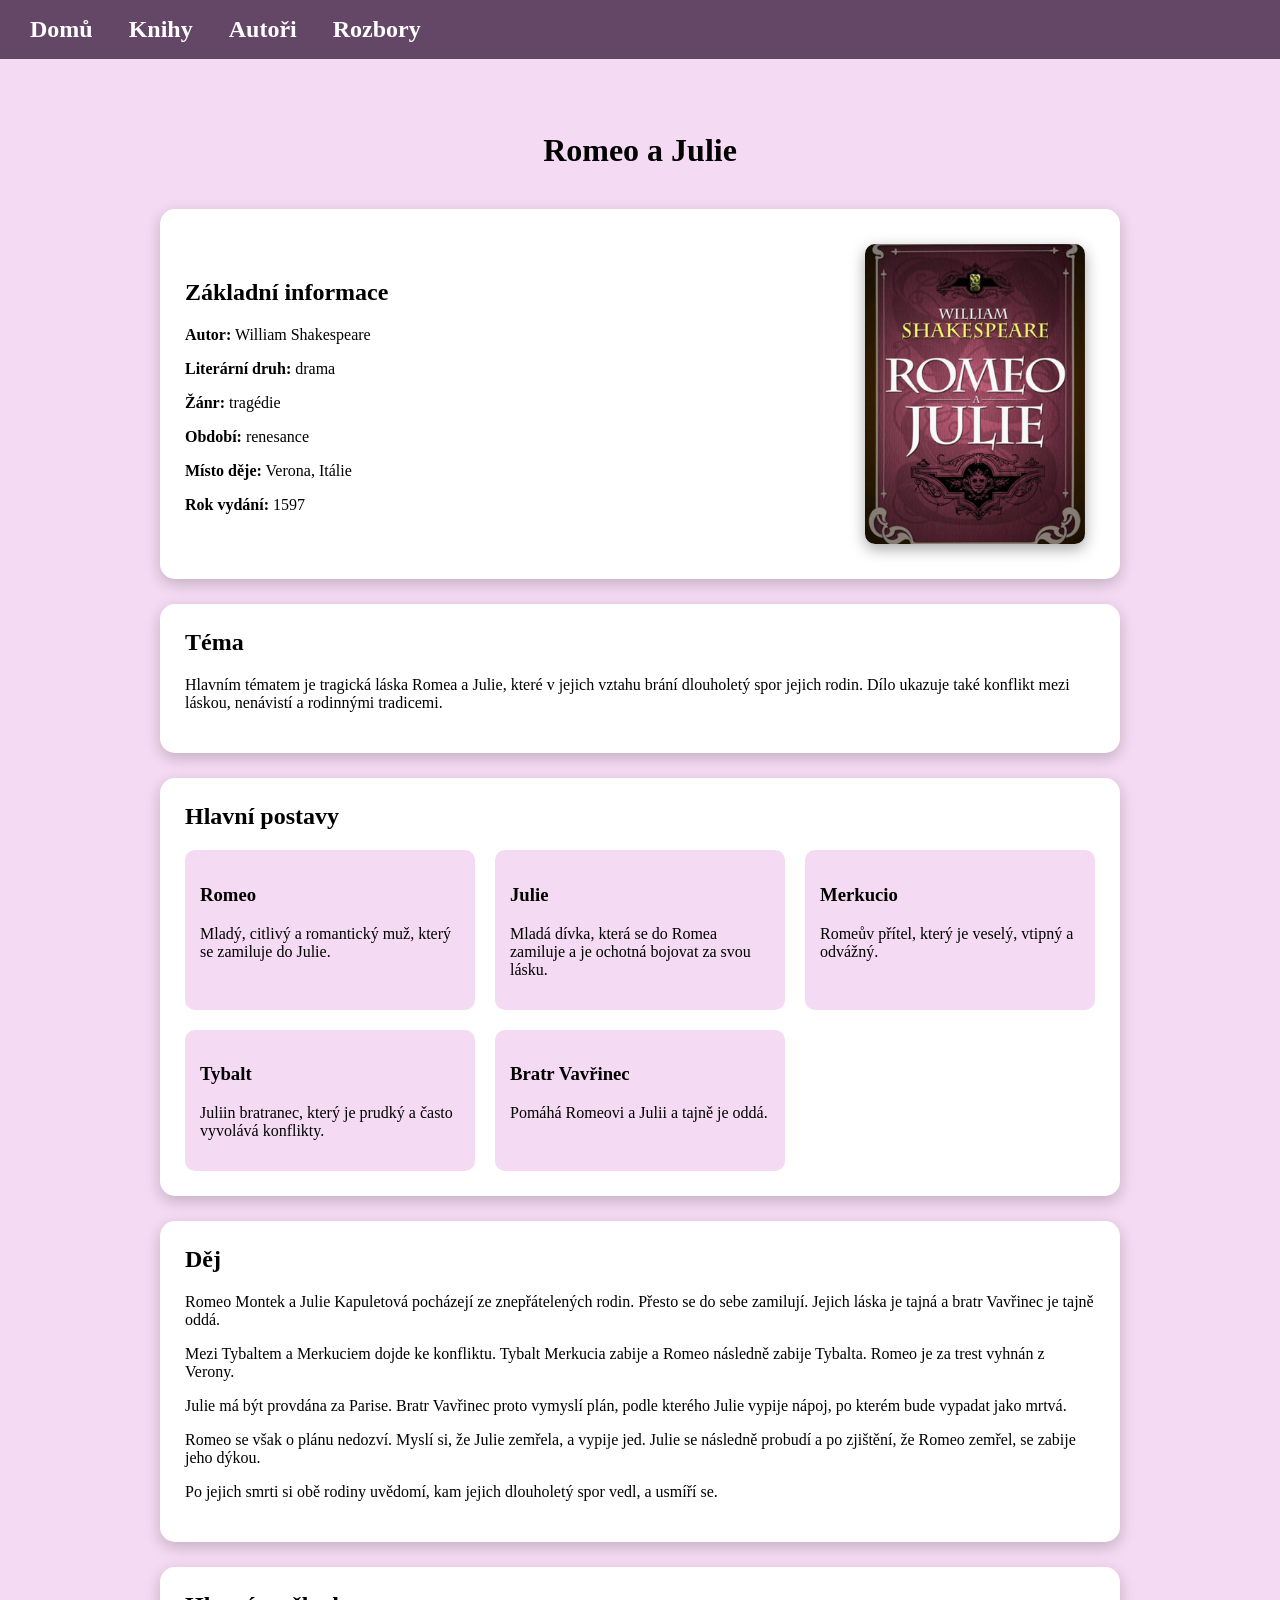
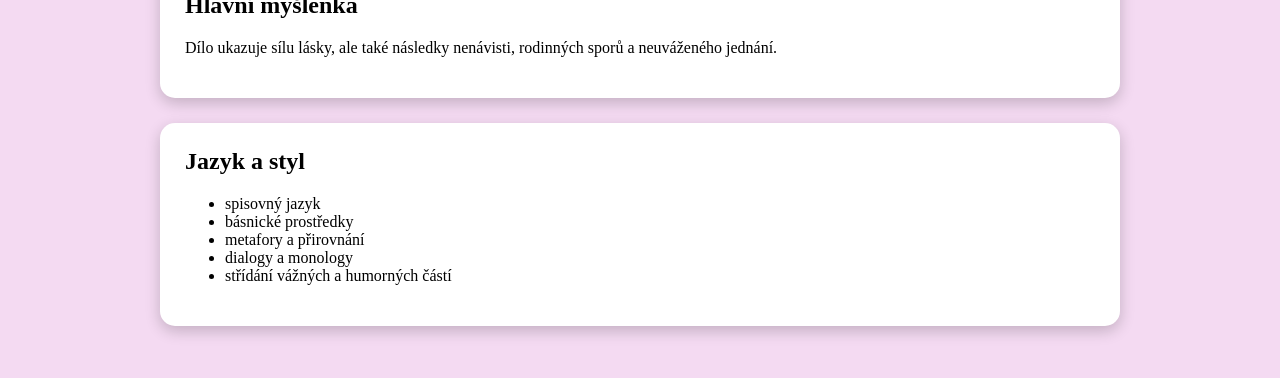
<file: rozbory/romeo_a_julie.html>
<!DOCTYPE html>
<html lang="cs">

<head>
    <meta charset="UTF-8">
    <meta name="viewport" content="width=device-width, initial-scale=1">
    <title>Romeo a Julie</title>

    <link rel="stylesheet" href="../style.css">
    <link rel="stylesheet" href="../menu.css">
</head>

<body>

<header>
    <nav id="navbar">
        <ul>
            <li><a href="../index.html">Domů</a></li>
            <li><a href="../knihy.html">Knihy</a></li>
            <li><a href="../autori.html">Autoři</a></li>
            <li><a href="../rozbory.html">Rozbory</a></li>
        </ul>
    </nav>
</header>

<div class="rozbor">

    <h1>Romeo a Julie</h1>

    <div class="info">
        <div>
            <h2>Základní informace</h2>
            <p><b>Autor:</b> William Shakespeare</p>
            <p><b>Literární druh:</b> drama</p>
            <p><b>Žánr:</b> tragédie</p>
            <p><b>Období:</b> renesance</p>
            <p><b>Místo děje:</b> Verona, Itálie</p>
            <p><b>Rok vydání:</b> 1597</p>
        </div>

        <img src="../obrázky.knihy/romeo_a_julie.jpg" alt="Romeo a Julie">
    </div>

    <div class="box">
        <h2>Téma</h2>
        <p>
            Hlavním tématem je tragická láska Romea a Julie,
            které v jejich vztahu brání dlouholetý spor jejich rodin.
            Dílo ukazuje také konflikt mezi láskou, nenávistí
            a rodinnými tradicemi.
        </p>
    </div>

    <div class="box">
        <h2>Hlavní postavy</h2>

        <div class="postavy">
            <div>
                <h3>Romeo</h3>
                <p>Mladý, citlivý a romantický muž, který se zamiluje do Julie.</p>
            </div>

            <div>
                <h3>Julie</h3>
                <p>Mladá dívka, která se do Romea zamiluje a je ochotná bojovat za svou lásku.</p>
            </div>

            <div>
                <h3>Merkucio</h3>
                <p>Romeův přítel, který je veselý, vtipný a odvážný.</p>
            </div>

            <div>
                <h3>Tybalt</h3>
                <p>Juliin bratranec, který je prudký a často vyvolává konflikty.</p>
            </div>

            <div>
                <h3>Bratr Vavřinec</h3>
                <p>Pomáhá Romeovi a Julii a tajně je oddá.</p>
            </div>
        </div>
    </div>

    <div class="box">
        <h2>Děj</h2>

        <p>
            Romeo Montek a Julie Kapuletová pocházejí ze znepřátelených
            rodin. Přesto se do sebe zamilují. Jejich láska je tajná
            a bratr Vavřinec je tajně oddá.
        </p>

        <p>
            Mezi Tybaltem a Merkuciem dojde ke konfliktu. Tybalt Merkucia
            zabije a Romeo následně zabije Tybalta. Romeo je za trest
            vyhnán z Verony.
        </p>

        <p>
            Julie má být provdána za Parise. Bratr Vavřinec proto vymyslí
            plán, podle kterého Julie vypije nápoj, po kterém bude vypadat
            jako mrtvá.
        </p>

        <p>
            Romeo se však o plánu nedozví. Myslí si, že Julie zemřela,
            a vypije jed. Julie se následně probudí a po zjištění,
            že Romeo zemřel, se zabije jeho dýkou.
        </p>

        <p>
            Po jejich smrti si obě rodiny uvědomí, kam jejich dlouholetý
            spor vedl, a usmíří se.
        </p>
    </div>

    <div class="box">
        <h2>Hlavní myšlenka</h2>

        <p>
            Dílo ukazuje sílu lásky, ale také následky nenávisti,
            rodinných sporů a neuváženého jednání.
        </p>
    </div>

    <div class="box">
        <h2>Jazyk a styl</h2>

        <ul>
            <li>spisovný jazyk</li>
            <li>básnické prostředky</li>
            <li>metafory a přirovnání</li>
            <li>dialogy a monology</li>
            <li>střídání vážných a humorných částí</li>
        </ul>
    </div>

</div>

</body>
</html>
</file>
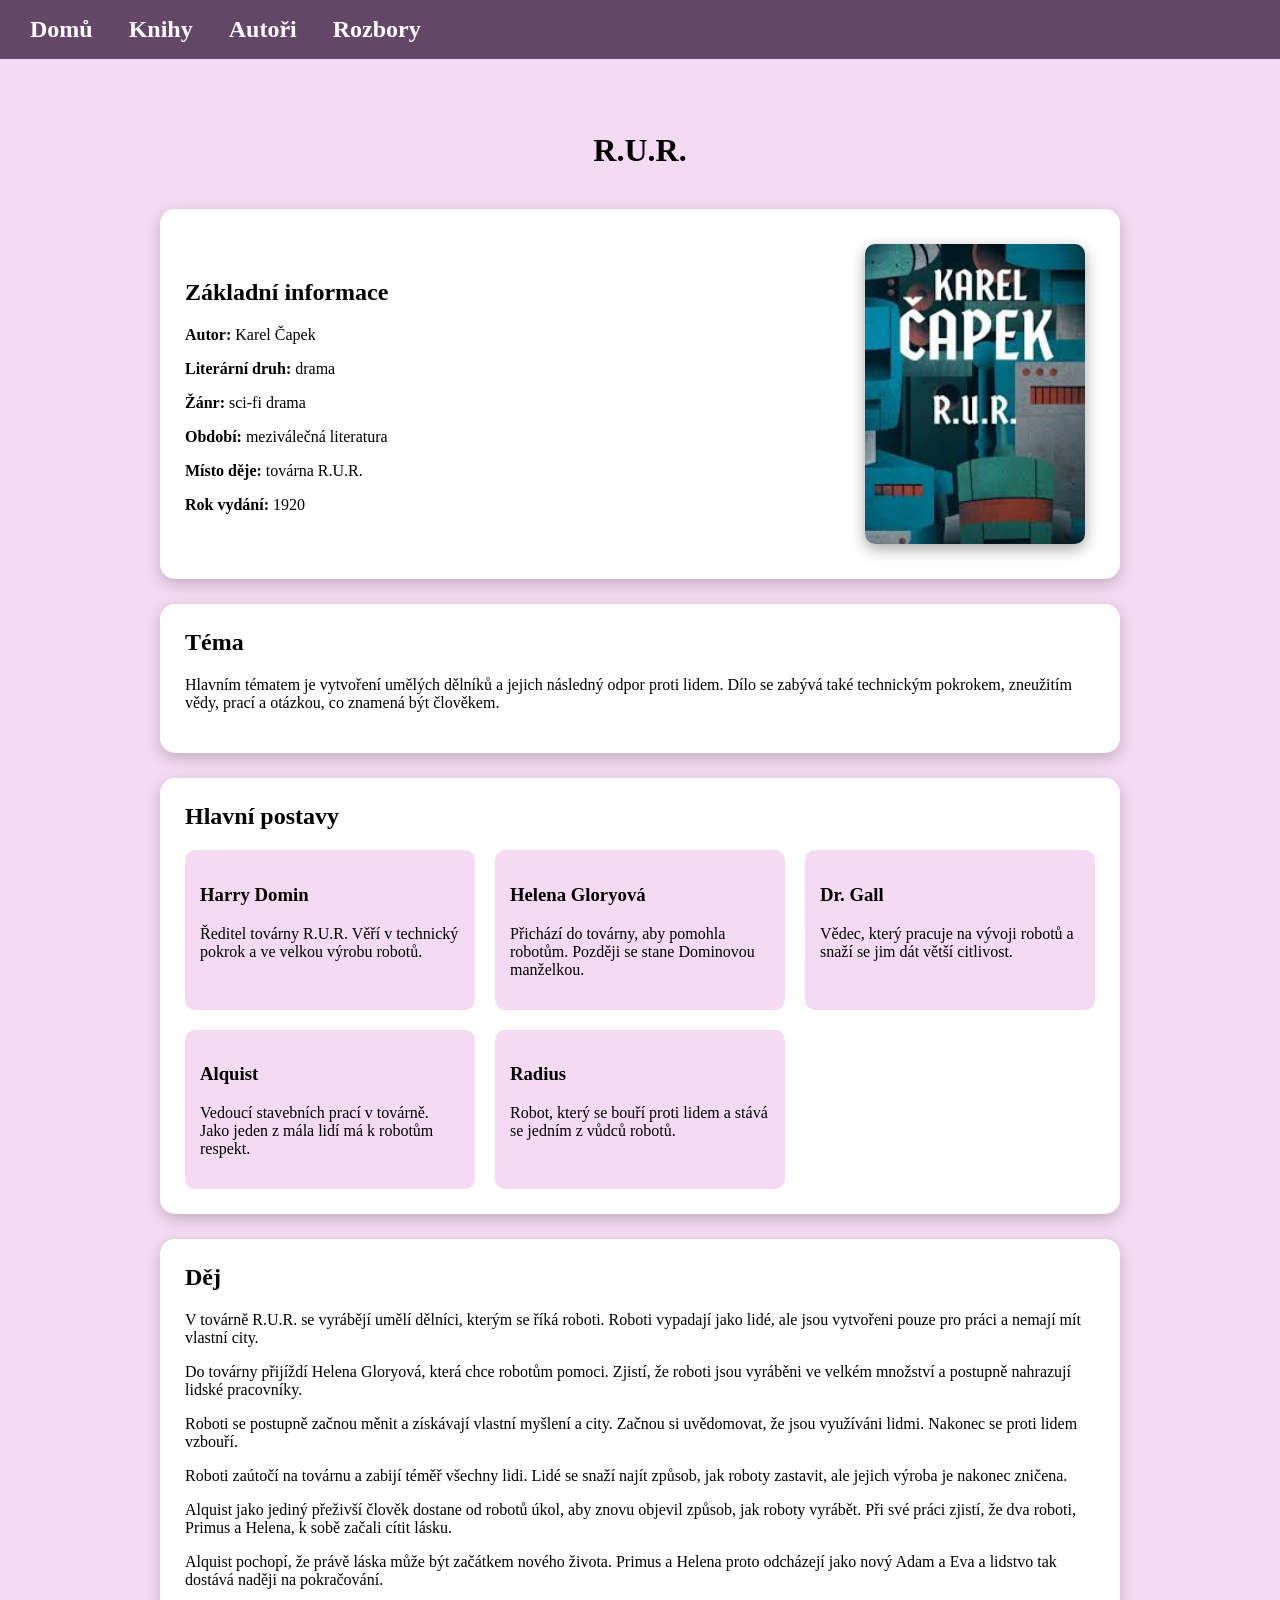
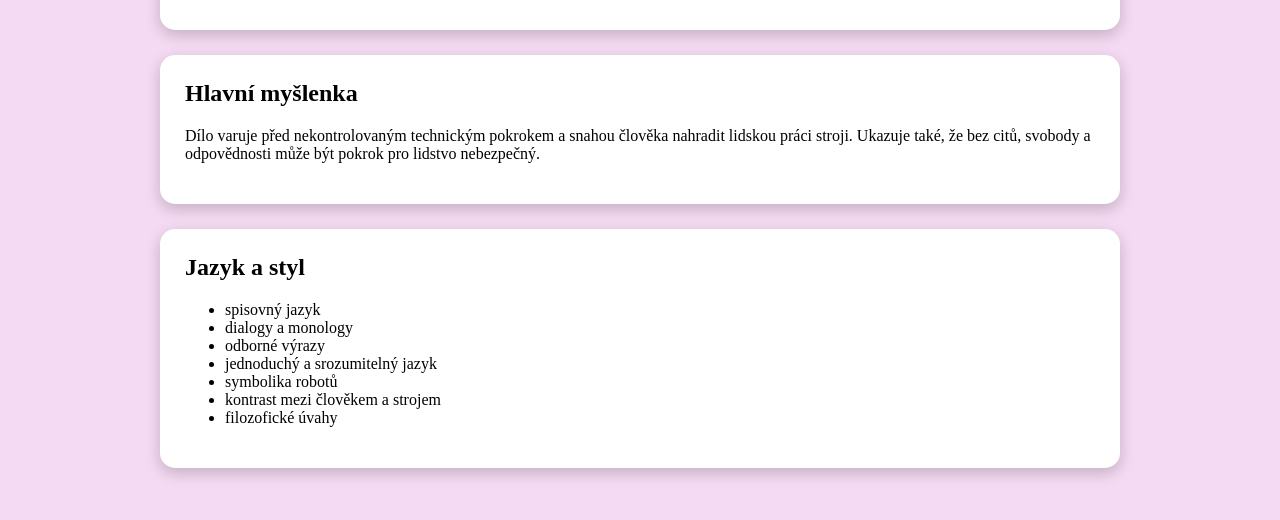
<file: rozbory/rur.html>
<!DOCTYPE html>
<html lang="cs">

<head>
    <meta charset="UTF-8">
    <meta name="viewport" content="width=device-width, initial-scale=1">
    <title>R.U.R.</title>

    <link rel="stylesheet" href="../style.css">
    <link rel="stylesheet" href="../menu.css">
</head>

<body>

<header>
    <nav id="navbar">
        <ul>
            <li><a href="../index.html">Domů</a></li>
            <li><a href="../knihy.html">Knihy</a></li>
            <li><a href="../autori.html">Autoři</a></li>
            <li><a href="../rozbory.html">Rozbory</a></li>
        </ul>
    </nav>
</header>

<div class="rozbor">

    <h1>R.U.R.</h1>

    <div class="info">

        <div>
            <h2>Základní informace</h2>
            <p><b>Autor:</b> Karel Čapek</p>
            <p><b>Literární druh:</b> drama</p>
            <p><b>Žánr:</b> sci-fi drama</p>
            <p><b>Období:</b> meziválečná literatura</p>
            <p><b>Místo děje:</b> továrna R.U.R.</p>
            <p><b>Rok vydání:</b> 1920</p>
        </div>

        <img src="../obrázky.knihy/r.u.r..jpg" alt="R.U.R.">

    </div>

    <div class="box">

        <h2>Téma</h2>

        <p>
            Hlavním tématem je vytvoření umělých dělníků a jejich následný
            odpor proti lidem. Dílo se zabývá také technickým pokrokem,
            zneužitím vědy, prací a otázkou, co znamená být člověkem.
        </p>

    </div>

    <div class="box">

        <h2>Hlavní postavy</h2>

        <div class="postavy">

            <div>
                <h3>Harry Domin</h3>
                <p>
                    Ředitel továrny R.U.R. Věří v technický pokrok
                    a ve velkou výrobu robotů.
                </p>
            </div>

            <div>
                <h3>Helena Gloryová</h3>
                <p>
                    Přichází do továrny, aby pomohla robotům.
                    Později se stane Dominovou manželkou.
                </p>
            </div>

            <div>
                <h3>Dr. Gall</h3>
                <p>
                    Vědec, který pracuje na vývoji robotů
                    a snaží se jim dát větší citlivost.
                </p>
            </div>

            <div>
                <h3>Alquist</h3>
                <p>
                    Vedoucí stavebních prací v továrně.
                    Jako jeden z mála lidí má k robotům respekt.
                </p>
            </div>

            <div>
                <h3>Radius</h3>
                <p>
                    Robot, který se bouří proti lidem a stává se
                    jedním z vůdců robotů.
                </p>
            </div>

        </div>

    </div>

    <div class="box">

        <h2>Děj</h2>

        <p>
            V továrně R.U.R. se vyrábějí umělí dělníci, kterým se říká
            roboti. Roboti vypadají jako lidé, ale jsou vytvořeni pouze
            pro práci a nemají mít vlastní city.
        </p>

        <p>
            Do továrny přijíždí Helena Gloryová, která chce robotům pomoci.
            Zjistí, že roboti jsou vyráběni ve velkém množství a postupně
            nahrazují lidské pracovníky.
        </p>

        <p>
            Roboti se postupně začnou měnit a získávají vlastní myšlení
            a city. Začnou si uvědomovat, že jsou využíváni lidmi.
            Nakonec se proti lidem vzbouří.
        </p>

        <p>
            Roboti zaútočí na továrnu a zabijí téměř všechny lidi.
            Lidé se snaží najít způsob, jak roboty zastavit, ale jejich
            výroba je nakonec zničena.
        </p>

        <p>
            Alquist jako jediný přeživší člověk dostane od robotů úkol,
            aby znovu objevil způsob, jak roboty vyrábět.
            Při své práci zjistí, že dva roboti, Primus a Helena,
            k sobě začali cítit lásku.
        </p>

        <p>
            Alquist pochopí, že právě láska může být začátkem nového
            života. Primus a Helena proto odcházejí jako nový Adam
            a Eva a lidstvo tak dostává naději na pokračování.
        </p>

    </div>

    <div class="box">

        <h2>Hlavní myšlenka</h2>

        <p>
            Dílo varuje před nekontrolovaným technickým pokrokem
            a snahou člověka nahradit lidskou práci stroji.
            Ukazuje také, že bez citů, svobody a odpovědnosti
            může být pokrok pro lidstvo nebezpečný.
        </p>

    </div>

    <div class="box">

        <h2>Jazyk a styl</h2>

        <ul>
            <li>spisovný jazyk</li>
            <li>dialogy a monology</li>
            <li>odborné výrazy</li>
            <li>jednoduchý a srozumitelný jazyk</li>
            <li>symbolika robotů</li>
            <li>kontrast mezi člověkem a strojem</li>
            <li>filozofické úvahy</li>
        </ul>

    </div>

</div>

</body>
</html>
</file>
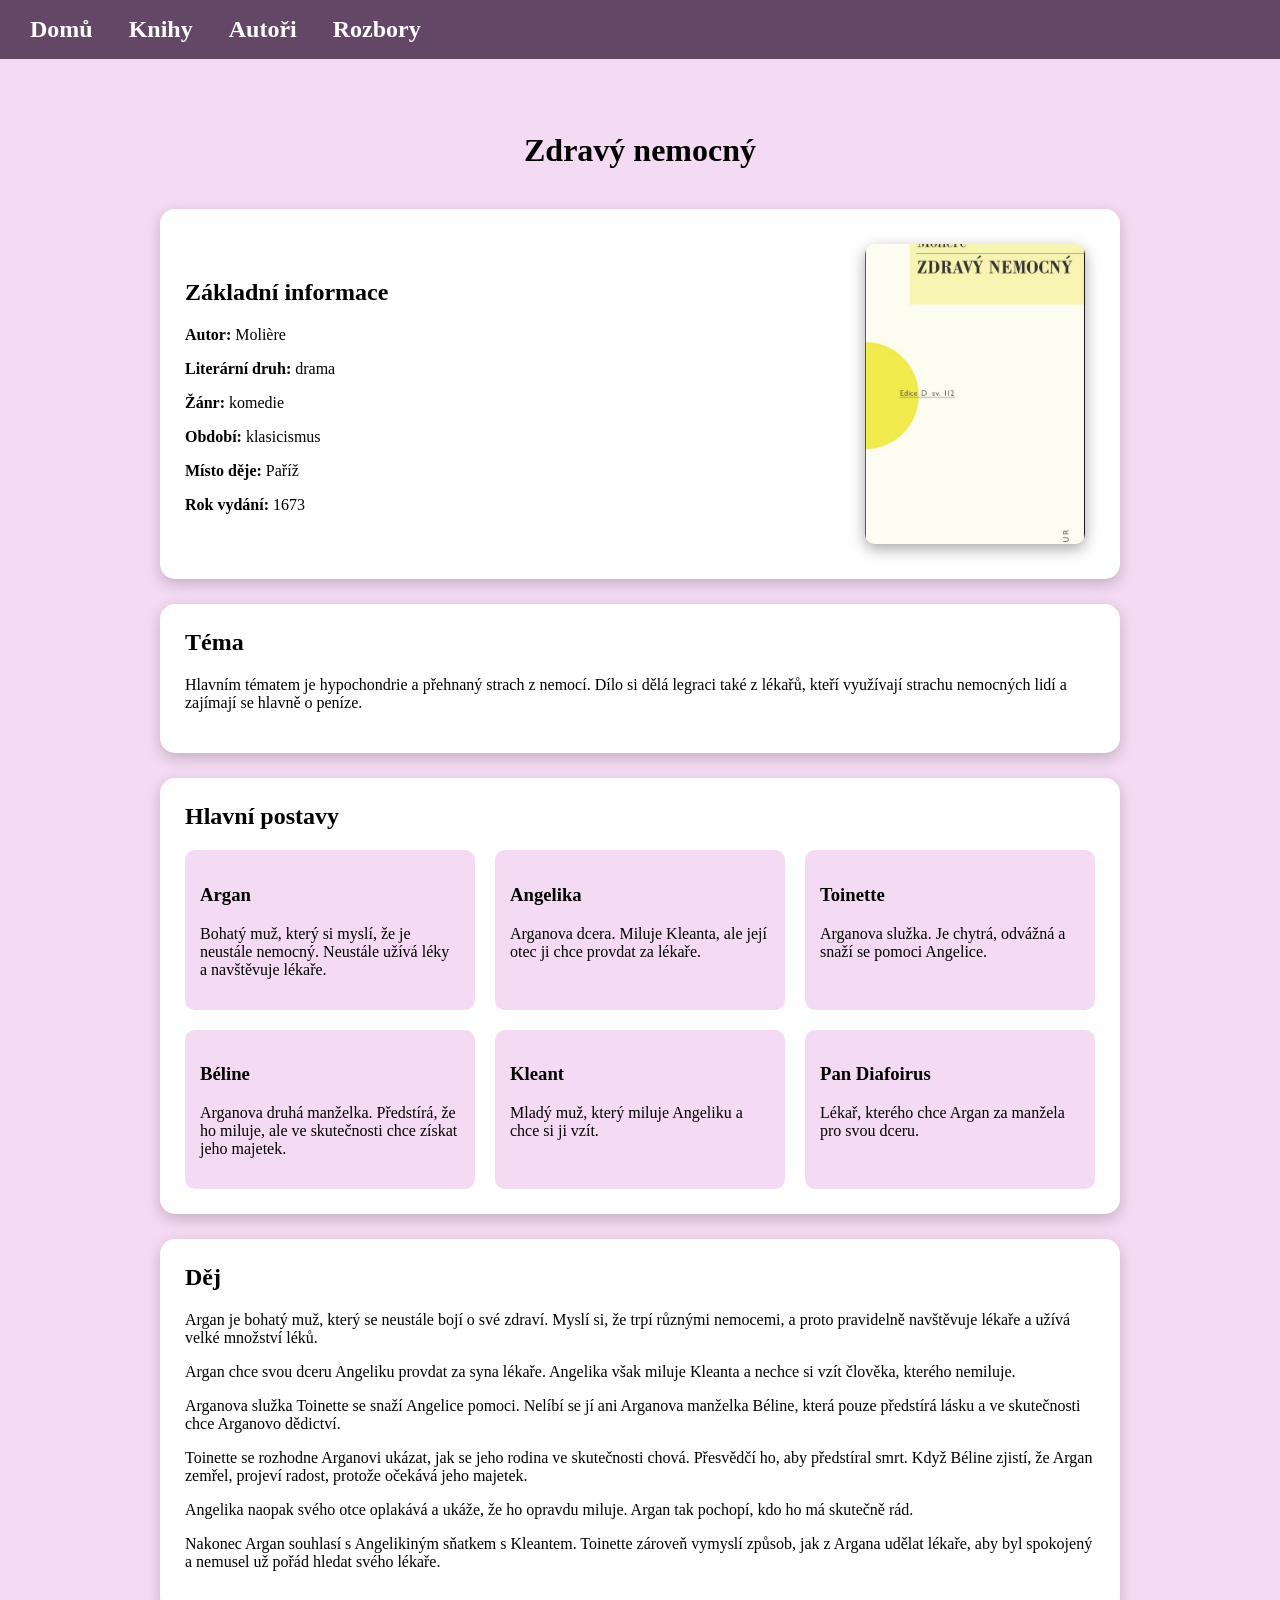
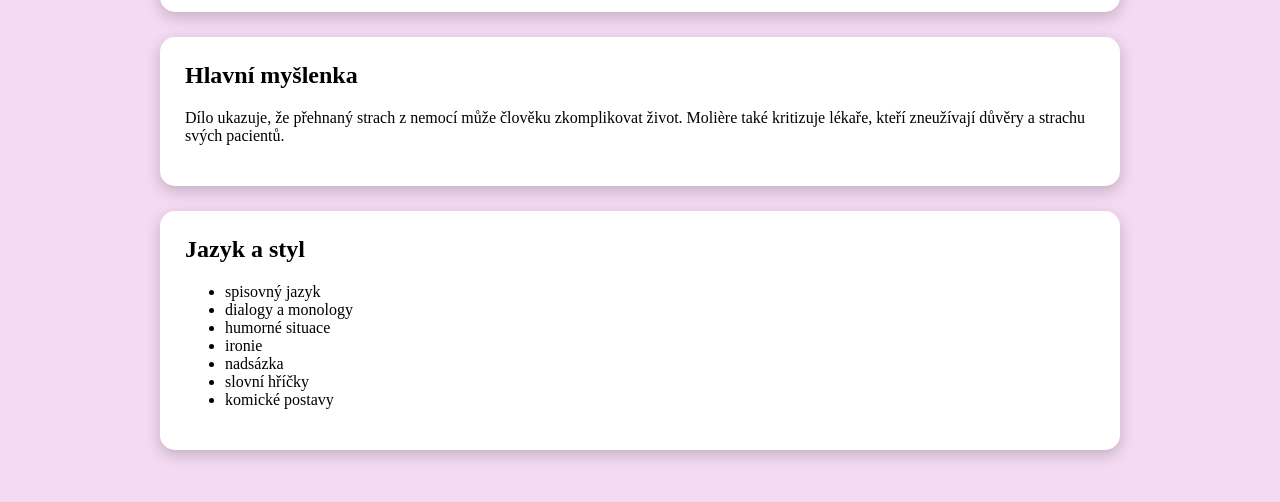
<file: rozbory/zdravy_nemocny.html>
<!DOCTYPE html>
<html lang="cs">

<head>
    <meta charset="UTF-8">
    <meta name="viewport" content="width=device-width, initial-scale=1">
    <title>Zdravý nemocný</title>

    <link rel="stylesheet" href="../style.css">
    <link rel="stylesheet" href="../menu.css">
</head>

<body>

<header>
    <nav id="navbar">
        <ul>
            <li><a href="../index.html">Domů</a></li>
            <li><a href="../knihy.html">Knihy</a></li>
            <li><a href="../autori.html">Autoři</a></li>
            <li><a href="../rozbory.html">Rozbory</a></li>
        </ul>
    </nav>
</header>

<div class="rozbor">

    <h1>Zdravý nemocný</h1>

    <div class="info">

        <div>
            <h2>Základní informace</h2>
            <p><b>Autor:</b> Molière</p>
            <p><b>Literární druh:</b> drama</p>
            <p><b>Žánr:</b> komedie</p>
            <p><b>Období:</b> klasicismus</p>
            <p><b>Místo děje:</b> Paříž</p>
            <p><b>Rok vydání:</b> 1673</p>
        </div>

        <img src="../obrázky.knihy/zdravy_nemocny.jpg" alt="Zdravý nemocný">

    </div>

    <div class="box">

        <h2>Téma</h2>

        <p>
            Hlavním tématem je hypochondrie a přehnaný strach z nemocí.
            Dílo si dělá legraci také z lékařů, kteří využívají strachu
            nemocných lidí a zajímají se hlavně o peníze.
        </p>

    </div>

    <div class="box">

        <h2>Hlavní postavy</h2>

        <div class="postavy">

            <div>
                <h3>Argan</h3>
                <p>
                    Bohatý muž, který si myslí, že je neustále nemocný.
                    Neustále užívá léky a navštěvuje lékaře.
                </p>
            </div>

            <div>
                <h3>Angelika</h3>
                <p>
                    Arganova dcera. Miluje Kleanta, ale její otec ji chce
                    provdat za lékaře.
                </p>
            </div>

            <div>
                <h3>Toinette</h3>
                <p>
                    Arganova služka. Je chytrá, odvážná a snaží se pomoci
                    Angelice.
                </p>
            </div>

            <div>
                <h3>Béline</h3>
                <p>
                    Arganova druhá manželka. Předstírá, že ho miluje,
                    ale ve skutečnosti chce získat jeho majetek.
                </p>
            </div>

            <div>
                <h3>Kleant</h3>
                <p>
                    Mladý muž, který miluje Angeliku a chce si ji vzít.
                </p>
            </div>

            <div>
                <h3>Pan Diafoirus</h3>
                <p>
                    Lékař, kterého chce Argan za manžela pro svou dceru.
                </p>
            </div>

        </div>

    </div>

    <div class="box">

        <h2>Děj</h2>

        <p>
            Argan je bohatý muž, který se neustále bojí o své zdraví.
            Myslí si, že trpí různými nemocemi, a proto pravidelně
            navštěvuje lékaře a užívá velké množství léků.
        </p>

        <p>
            Argan chce svou dceru Angeliku provdat za syna lékaře.
            Angelika však miluje Kleanta a nechce si vzít člověka,
            kterého nemiluje.
        </p>

        <p>
            Arganova služka Toinette se snaží Angelice pomoci.
            Nelíbí se jí ani Arganova manželka Béline, která pouze
            předstírá lásku a ve skutečnosti chce Arganovo dědictví.
        </p>

        <p>
            Toinette se rozhodne Arganovi ukázat, jak se jeho rodina
            ve skutečnosti chová. Přesvědčí ho, aby předstíral smrt.
            Když Béline zjistí, že Argan zemřel, projeví radost,
            protože očekává jeho majetek.
        </p>

        <p>
            Angelika naopak svého otce oplakává a ukáže, že ho opravdu
            miluje. Argan tak pochopí, kdo ho má skutečně rád.
        </p>

        <p>
            Nakonec Argan souhlasí s Angelikiným sňatkem s Kleantem.
            Toinette zároveň vymyslí způsob, jak z Argana udělat lékaře,
            aby byl spokojený a nemusel už pořád hledat svého lékaře.
        </p>

    </div>

    <div class="box">

        <h2>Hlavní myšlenka</h2>

        <p>
            Dílo ukazuje, že přehnaný strach z nemocí může člověku
            zkomplikovat život. Molière také kritizuje lékaře,
            kteří zneužívají důvěry a strachu svých pacientů.
        </p>

    </div>

    <div class="box">

        <h2>Jazyk a styl</h2>

        <ul>
            <li>spisovný jazyk</li>
            <li>dialogy a monology</li>
            <li>humorné situace</li>
            <li>ironie</li>
            <li>nadsázka</li>
            <li>slovní hříčky</li>
            <li>komické postavy</li>
        </ul>

    </div>

</div>

</body>
</html>
</file>
<file: style.css>
* {
    box-sizing: border-box;
}

body {
    background-color: rgb(244, 218, 242);
    margin: 0;
}

img {
    max-width: 100%;
    border-radius: 10px;
    margin: 10px;
    box-shadow: rgba(0, 0, 0, 0.35) 0px 5px 15px;
}

.container {
    background-color: white;
    width: min(600px, calc(100% - 32px));
    border-radius: 15px;
    box-shadow: rgba(0, 0, 0, 0.35) 0px 5px 15px;

    margin: 60px auto;
    padding: 5px 30px;
}

.fotky {
    display: flex;
    flex-wrap: wrap;
    justify-content: center;
    gap: 20px;
}

.fotky img {
    width: 250px;
    height: 350px;
    object-fit: cover;
}

.container {
    text-align: center;
}

.autor-fotka {
    text-align: right;
}

.autor-fotka img {
    width: 250px;
}

.autor-info {
    display: flex;
    justify-content: space-between;
    align-items: flex-start;
    gap: 24px;
    max-width: 1000px;
    margin: 0 auto 50px;
    padding: 0 20px;
}

.autor-text {
    flex: 1 1 65%;
    min-width: 0;
}

.autor-fotka {
    flex: 0 1 30%;
    min-width: 0;
    text-align: right;
}

.autor-fotka img {
    width: 250px;
}

.rozbory {
    display: grid;
    grid-template-columns: repeat(auto-fit, minmax(min(100%, 200px), 200px));
    justify-content: center;
    gap: 40px;
}

.rozbory a {
    text-align: center;
    text-decoration: none;
    color: black;
    width: 100%;
}

.rozbory img {
    width: 100%;
    height: 280px;
    object-fit: cover;
}

.rozbor {
    width: min(1000px, 100%);
    margin: 32px auto;
    padding: 20px;
}

.rozbor > h1 {
    text-align: center;
    margin-bottom: 40px;
}

.info {
    background-color: white;
    border-radius: 15px;
    padding: 25px;
    display: flex;
    justify-content: space-between;
    align-items: center;
    box-shadow: rgba(0, 0, 0, 0.2) 0px 5px 15px;
    gap: 24px;
}

.info img {
    flex: 0 1 220px;
    width: 220px;
    height: 300px;
    object-fit: cover;
}

.box {
    background-color: white;
    margin-top: 25px;
    padding: 25px;
    border-radius: 15px;
    box-shadow: rgba(0, 0, 0, 0.2) 0px 5px 15px;
}

.box h2 {
    margin-top: 0;
}

.postavy {
    display: grid;
    grid-template-columns: repeat(auto-fit, minmax(min(100%, 220px), 1fr));
    gap: 20px;
}

.postavy div {
    background-color: rgb(244, 218, 242);
    padding: 15px;
    border-radius: 10px;
}

.uvod {
    background-color: white;
    width: min(800px, calc(100% - 32px));
    margin: 60px auto;
    padding: 50px;
    border-radius: 15px;
    box-shadow: rgba(0, 0, 0, 0.25) 0px 5px 15px;
    text-align: center;
}

.uvod h1 {
    font-size: 40px;
    margin-bottom: 25px;
}

.uvod p {
    font-size: 18px;
    line-height: 1.6;
}

.uvod-tlacitka {
    margin-top: 35px;
}

.uvod-tlacitka a {
    display: inline-block;
    background-color: rgb(244, 218, 242);
    color: black;
    text-decoration: none;
    padding: 12px 25px;
    margin: 10px;
    border-radius: 10px;
}

.uvod-tlacitka a:hover {
    box-shadow: rgba(0, 0, 0, 0.25) 0px 5px 10px;
}

@media (max-width: 700px) {
    .autor-info {
        flex-direction: column;
        align-items: center;
        gap: 8px;
    }

    .autor-text,
    .autor-fotka {
        width: 100%;
    }

    .autor-fotka {
        text-align: center;
    }

    .info {
        flex-direction: column;
        align-items: flex-start;
    }

    .info img {
        align-self: center;
    }
}

@media (max-width: 480px) {
    .container {
        margin: 32px auto;
        padding: 8px 16px;
    }

    .container h1 {
        font-size: 1.6rem;
    }

    .fotky {
        gap: 8px;
    }

    .fotky img {
        width: min(250px, 100%);
        height: auto;
    }

    .rozbor {
        margin: 16px auto;
        padding: 12px;
    }

    .rozbor > h1 {
        margin-bottom: 24px;
        font-size: 1.8rem;
    }

    .info,
    .box {
        padding: 18px;
    }

    .box {
        margin-top: 16px;
    }

    .postavy {
        grid-template-columns: 1fr;
    }

    .uvod {
        margin: 32px auto;
        padding: 28px 18px;
    }

    .uvod h1 {
        font-size: 2rem;
    }
}
</file>
<file: menu.css>
#navbar {
    background-color: #644767;
    color: white;
    display: flex;
    justify-content: space-between;
    align-items: center;
    padding: 16px;
    font-size: 24px;
    font-weight: bold;
}

#navbar a {
    color: white;
    text-decoration: none;
}

#navbar ul {
    display: flex;
    list-style: none;
    align-items: center;
    flex-wrap: wrap;
    gap: 8px;
    margin: 0;
    padding: 0;
}

#navbar ul li a {
    padding: 10px;
    margin: 0 4px;
}

#navbar ul li a:hover {
    background-color: #e797ff;
    border-radius: 5px;
}

.text-primary {
    color: #d6bded;
}

@media (max-width: 600px) {
    #navbar {
        justify-content: center;
        padding: 12px 8px;
        font-size: 18px;
    }

    #navbar ul {
        justify-content: center;
        gap: 4px;
    }

    #navbar ul li a {
        display: block;
        padding: 8px;
        margin: 0;
    }
}
</file>
